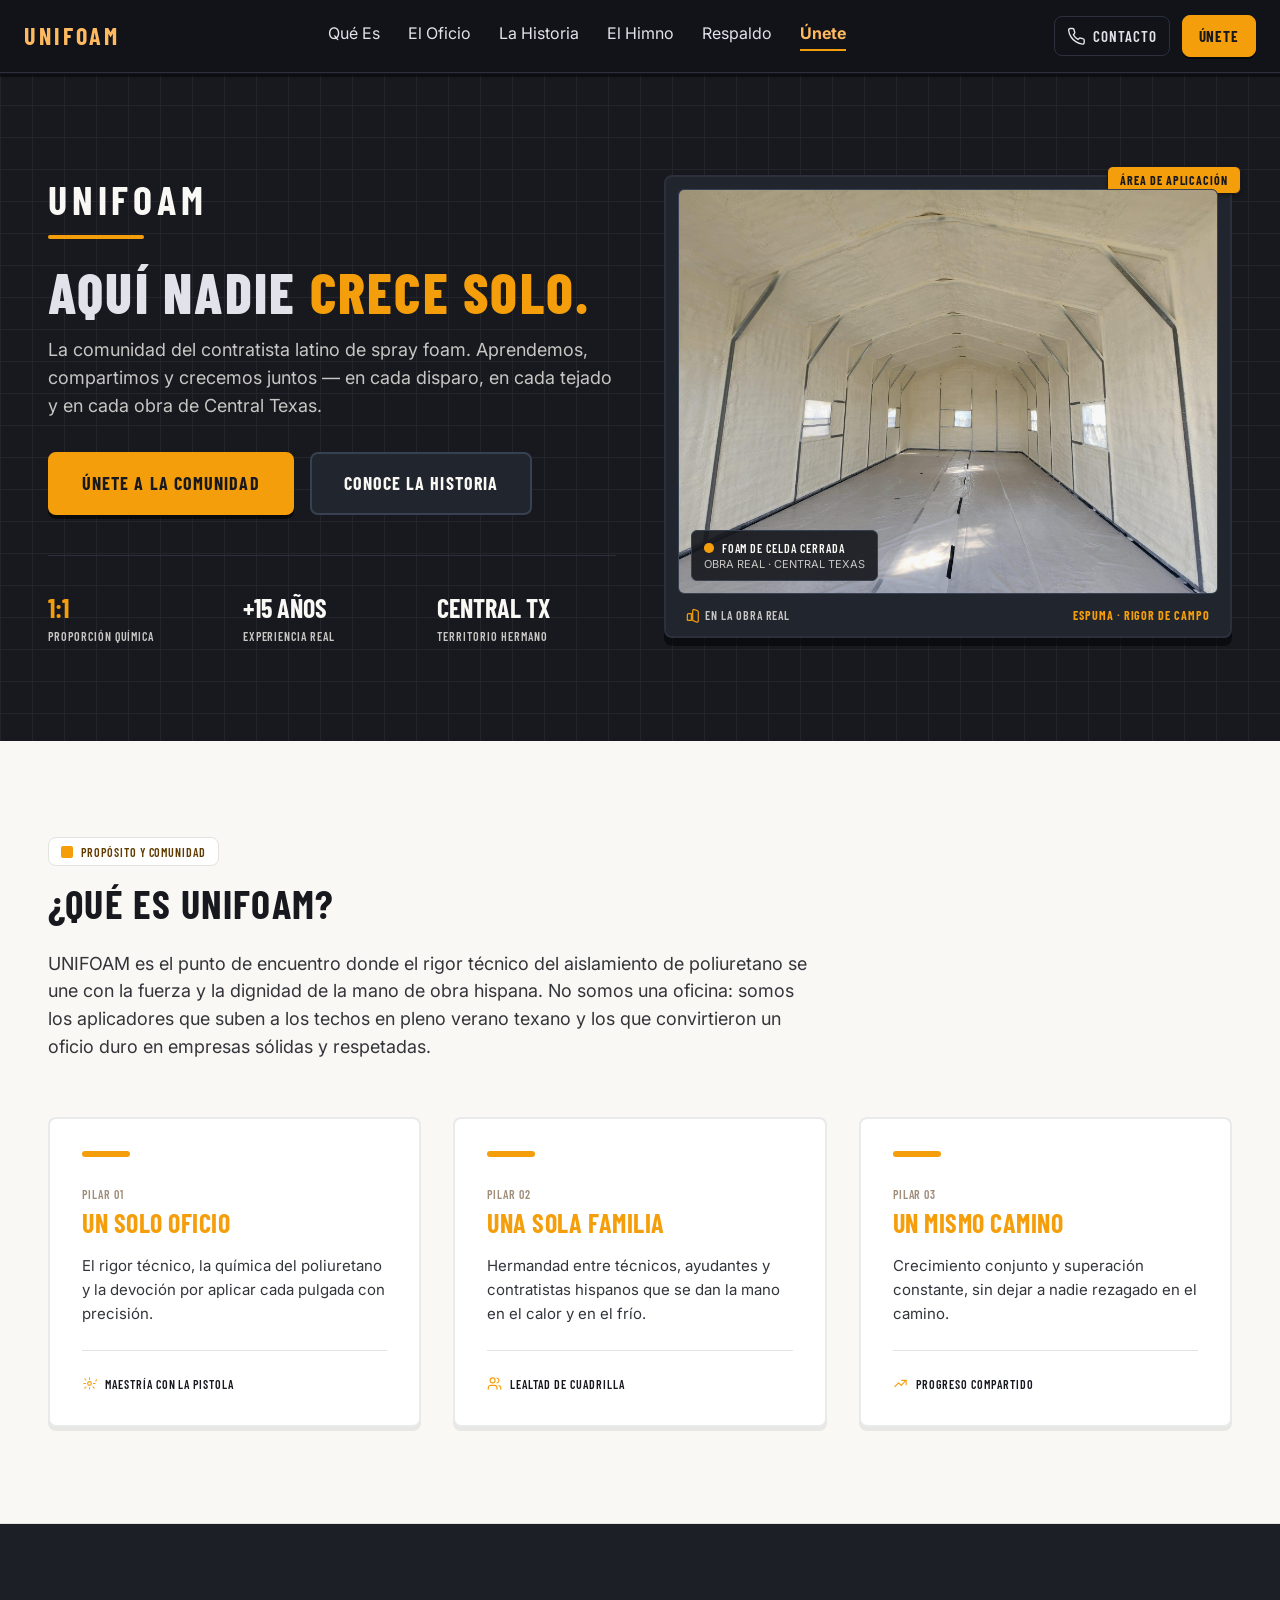
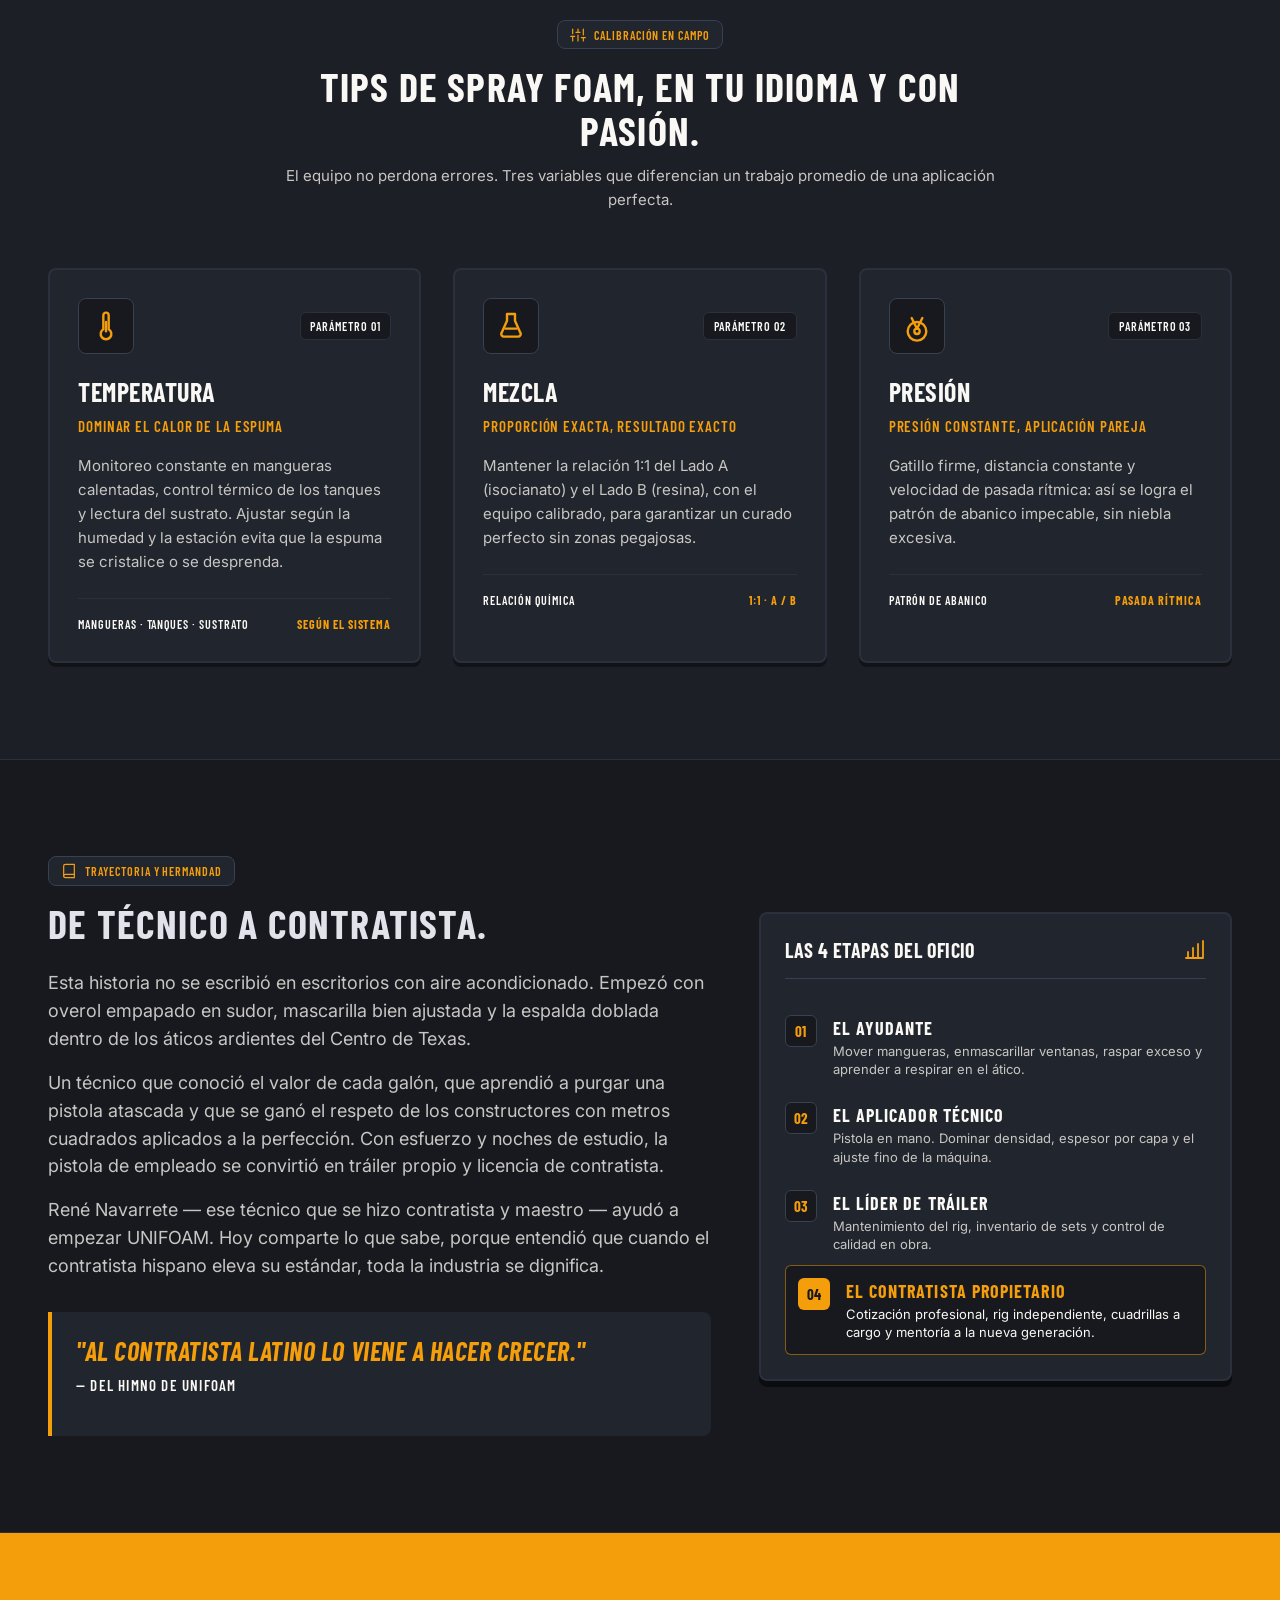
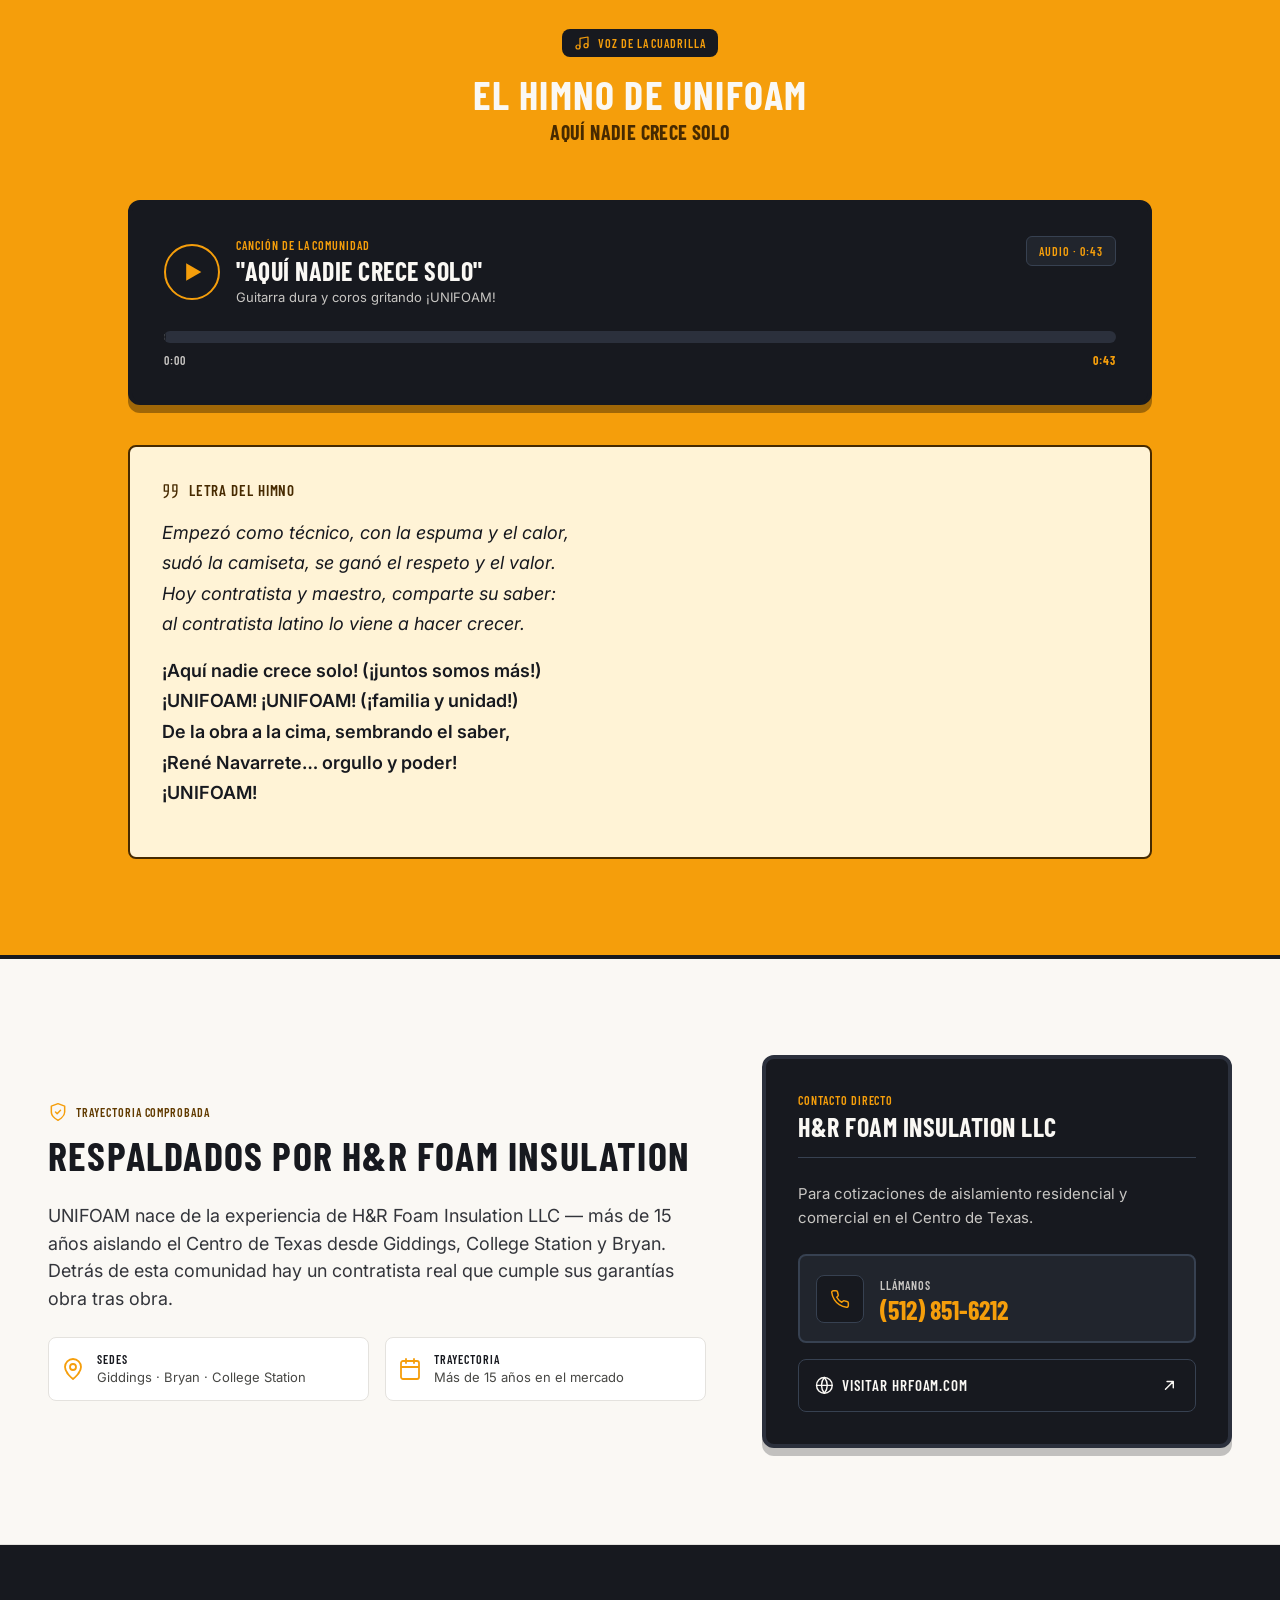
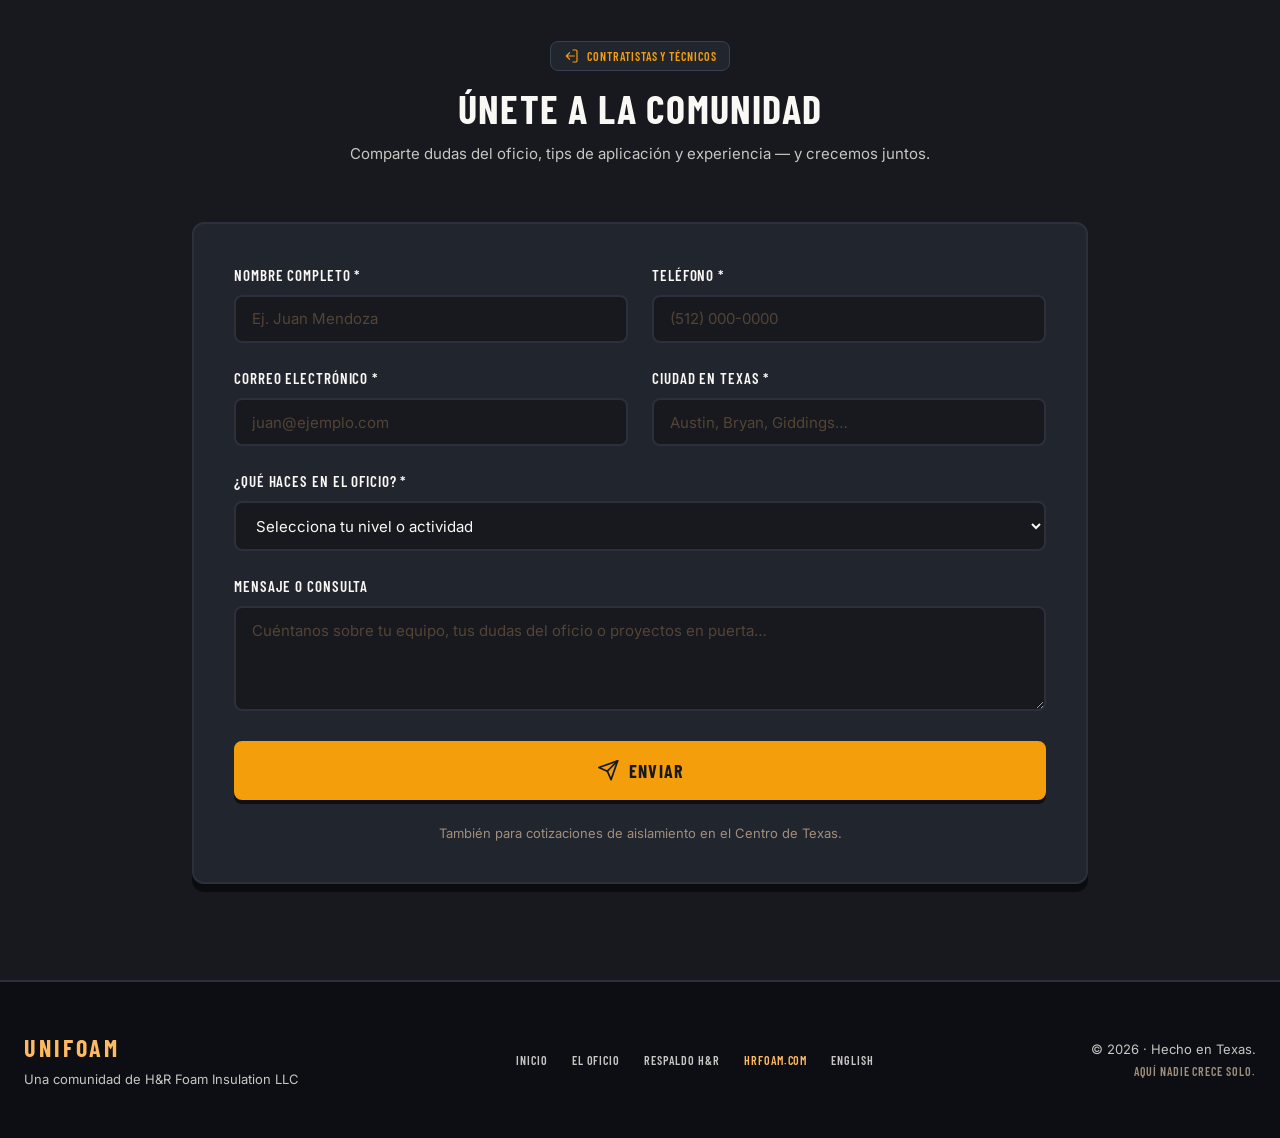
<file: index.html>
<!DOCTYPE html>
<html lang="es">
<head>
<meta charset="utf-8">
<meta name="viewport" content="width=device-width, initial-scale=1.0">
<title>UNIFOAM | La comunidad del contratista latino de spray foam</title>
<meta name="description" content="UNIFOAM — la comunidad del contratista latino de spray foam en Central Texas. Aquí nadie crece solo: aprendemos, compartimos y crecemos juntos. Respaldados por H&R Foam Insulation.">
<link rel="canonical" href="https://uni-foam.com/">
<link rel="alternate" hreflang="en" href="https://uni-foam.com/en/">
<link rel="alternate" hreflang="es" href="https://uni-foam.com/">
<link rel="icon" href="data:image/svg+xml,%3Csvg xmlns='http://www.w3.org/2000/svg' viewBox='0 0 64 64'%3E%3Crect width='64' height='64' rx='8' fill='%2317191F'/%3E%3Ctext x='32' y='46' font-family='Arial Narrow,Arial,sans-serif' font-weight='800' font-size='40' fill='%23F59E0B' text-anchor='middle'%3EU%3C/text%3E%3C/svg%3E">
<meta property="og:title" content="UNIFOAM — Aquí nadie crece solo">
<meta property="og:description" content="La comunidad del contratista latino de spray foam en Central Texas. Aprendemos, compartimos y crecemos juntos.">
<meta property="og:type" content="website">
<meta property="og:url" content="https://uni-foam.com/">
<meta property="og:locale" content="es_ES">
<meta property="og:locale:alternate" content="en_US">
<meta property="og:image" content="https://uni-foam.com/assets/foam-job.jpg">
<link rel="preconnect" href="https://fonts.googleapis.com">
<link rel="preconnect" href="https://fonts.gstatic.com" crossorigin>
<link href="https://fonts.googleapis.com/css2?family=Barlow+Condensed:ital,wght@0,400;0,600;0,700;0,800;0,900;1,400;1,700&family=Inter:wght@300;400;500;600;700&display=swap" rel="stylesheet">
<link rel="stylesheet" href="/styles.css">
<script type="application/ld+json">
{
  "@context": "https://schema.org",
  "@type": "Organization",
  "name": "UNIFOAM",
  "url": "https://uni-foam.com/",
  "slogan": "Aquí nadie crece solo",
  "description": "Comunidad de contratistas latinos de spray foam en Central Texas, respaldada por H&R Foam Insulation LLC.",
  "parentOrganization": {
    "@type": "Organization",
    "name": "H&R Foam Insulation LLC",
    "url": "https://hrfoam.com",
    "telephone": "+1-512-851-6212",
    "areaServed": "Central Texas"
  }
}
</script>
</head>
<body>

<header class="site">
  <div class="wrap bar">
    <a class="brand" href="#hero" aria-label="UNIFOAM — inicio">
      <span class="word">UNIFOAM</span>
    </a>
    <nav class="main" aria-label="Principal">
      <a href="#que-es">Qué Es</a>
      <a href="#el-oficio">El Oficio</a>
      <a href="#la-historia">La Historia</a>
      <a href="#el-himno">El Himno</a>
      <a href="#respaldo">Respaldo</a>
      <a href="#unete" class="cta-link">Únete</a>
    </nav>
    <div class="header-actions">
      <a class="btn-phone label-md" href="tel:+15128516212">
        <svg class="icon" viewBox="0 0 24 24" aria-hidden="true"><path d="M22 16.9v3a2 2 0 0 1-2.2 2 19.8 19.8 0 0 1-8.6-3.1 19.5 19.5 0 0 1-6-6A19.8 19.8 0 0 1 2.1 4.2 2 2 0 0 1 4.1 2h3a2 2 0 0 1 2 1.7c.1 1 .4 2 .7 2.8a2 2 0 0 1-.5 2.1L8.1 9.9a16 16 0 0 0 6 6l1.3-1.2a2 2 0 0 1 2.1-.5c.9.3 1.9.6 2.8.7a2 2 0 0 1 1.7 2Z"/></svg>
        <span>CONTACTO</span>
      </a>
      <a class="btn btn-sm" href="#unete">ÚNETE</a>
    </div>
  </div>
</header>

<!-- 1. HERO -->
<section class="band" id="hero" aria-label="Inicio">
  <div class="grid-bg"></div>
  <div class="wrap inner">
    <div>
      <div class="wordmark">
        <h2>UNIFOAM</h2>
        <div class="under"></div>
      </div>
      <h1 class="display-lg">Aquí nadie <span class="amber">crece solo.</span></h1>
      <p class="body-lg sub">La comunidad del contratista latino de spray foam. Aprendemos, compartimos y crecemos juntos — en cada disparo, en cada tejado y en cada obra de Central Texas.</p>
      <div class="ctas">
        <a class="btn btn-amber" href="#unete">Únete a la comunidad</a>
        <a class="btn btn-ghost" href="#la-historia">Conoce la historia</a>
      </div>
      <div class="hero-stats">
        <div>
          <p class="num amber">1:1</p>
          <p class="cap label-sm">Proporción química</p>
        </div>
        <div>
          <p class="num" style="color:var(--cream)">+15 años</p>
          <p class="cap label-sm">Experiencia real</p>
        </div>
        <div>
          <p class="num" style="color:var(--cream)">Central TX</p>
          <p class="cap label-sm">Territorio hermano</p>
        </div>
      </div>
    </div>
    <div class="photo-frame">
      <span class="badge">Área de aplicación</span>
      <div class="img-wrap">
        <img src="/assets/foam-job.jpg" alt="Espuma de poliuretano de celda cerrada aplicada en un edificio en Central Texas" width="1024" height="768">
        <div class="hud">
          <div class="row">
            <span class="dot"></span>
            <span class="label-sm" style="color:var(--cream)">Foam de celda cerrada</span>
          </div>
          <p class="body-sm" style="font-size:11px">OBRA REAL · CENTRAL TEXAS</p>
        </div>
      </div>
      <div class="caption">
        <span class="label-sm">
          <svg class="icon" style="width:16px;height:16px;color:var(--amber)" viewBox="0 0 24 24" aria-hidden="true"><path d="M2 20v-8a2 2 0 0 1 2-2h4v10H4a2 2 0 0 1-2-2Z"/><path d="m10 20 5.5 2.5a2 2 0 0 0 2.9-1.7V7.3a2 2 0 0 0-1.4-1.9L12 3.7a2 2 0 0 0-2 1.9V20Z"/></svg>
          En la obra real
        </span>
        <span class="label-sm right">Espuma · Rigor de campo</span>
      </div>
    </div>
  </div>
</section>

<!-- 2. QUÉ ES UNIFOAM -->
<section class="band band-light" id="que-es" aria-label="Qué es UNIFOAM">
  <div class="wrap">
    <div style="max-width:48rem; margin-bottom:3.5rem">
      <div class="kicker"><span class="kicker-dot"></span><span class="label-sm">Propósito y comunidad</span></div>
      <h2 class="headline-xl" style="margin-bottom:1.5rem">¿Qué es UNIFOAM?</h2>
      <p class="body-lg" style="color:var(--ink)">UNIFOAM es el punto de encuentro donde el rigor técnico del aislamiento de poliuretano se une con la fuerza y la dignidad de la mano de obra hispana. No somos una oficina: somos los aplicadores que suben a los techos en pleno verano texano y los que convirtieron un oficio duro en empresas sólidas y respetadas.</p>
    </div>
    <div class="cards-3">
      <div class="card-light">
        <div class="bar-top"></div>
        <div>
          <span class="pillar label-sm">Pilar 01</span>
          <h3 class="headline-md">Un solo oficio</h3>
          <p>El rigor técnico, la química del poliuretano y la devoción por aplicar cada pulgada con precisión.</p>
        </div>
        <div class="foot label-sm">
          <svg class="icon" viewBox="0 0 24 24" aria-hidden="true"><circle cx="12" cy="12" r="3"/><path d="M12 2v3m0 14v3M2 12h3m14 0h3m3.3-6.7-2.1 2.1M5.8 18.2l-2.1 2.1m0-16.6 2.1 2.1m12.4 12.4 2.1 2.1" transform="translate(0 0) scale(.9) translate(1.3 1.3)"/></svg>
          <span>Maestría con la pistola</span>
        </div>
      </div>
      <div class="card-light">
        <div class="bar-top"></div>
        <div>
          <span class="pillar label-sm">Pilar 02</span>
          <h3 class="headline-md">Una sola familia</h3>
          <p>Hermandad entre técnicos, ayudantes y contratistas hispanos que se dan la mano en el calor y en el frío.</p>
        </div>
        <div class="foot label-sm">
          <svg class="icon" viewBox="0 0 24 24" aria-hidden="true"><path d="M16 21v-2a4 4 0 0 0-4-4H6a4 4 0 0 0-4 4v2"/><circle cx="9" cy="7" r="4"/><path d="M22 21v-2a4 4 0 0 0-3-3.9M16 3.1a4 4 0 0 1 0 7.8"/></svg>
          <span>Lealtad de cuadrilla</span>
        </div>
      </div>
      <div class="card-light">
        <div class="bar-top"></div>
        <div>
          <span class="pillar label-sm">Pilar 03</span>
          <h3 class="headline-md">Un mismo camino</h3>
          <p>Crecimiento conjunto y superación constante, sin dejar a nadie rezagado en el camino.</p>
        </div>
        <div class="foot label-sm">
          <svg class="icon" viewBox="0 0 24 24" aria-hidden="true"><path d="M3 17l6-6 4 4 8-8"/><path d="M14 7h7v7"/></svg>
          <span>Progreso compartido</span>
        </div>
      </div>
    </div>
  </div>
</section>

<!-- 3. EL OFICIO -->
<section class="band band-tint" id="el-oficio" aria-label="El oficio">
  <div class="wrap">
    <div class="section-head">
      <div class="kicker">
        <svg class="icon" style="width:16px;height:16px" viewBox="0 0 24 24" aria-hidden="true"><path d="M4 21v-7m0-4V3m8 18v-9m0-4V3m8 18v-5m0-4V3M1 14h6M9 8h6m2 8h6"/></svg>
        <span class="label-sm">Calibración en campo</span>
      </div>
      <h2 class="headline-xl">Tips de spray foam, en tu idioma y con pasión.</h2>
      <p class="body-md lead">El equipo no perdona errores. Tres variables que diferencian un trabajo promedio de una aplicación perfecta.</p>
    </div>
    <div class="cards-3">
      <div class="card-dark">
        <div class="head-row">
          <div class="icon-box">
            <svg class="icon" viewBox="0 0 24 24" aria-hidden="true"><path d="M14 4v10.5a4 4 0 1 1-4 0V4a2 2 0 1 1 4 0Z"/><path d="M12 9v7"/></svg>
          </div>
          <span class="param label-sm">Parámetro 01</span>
        </div>
        <div>
          <h3 class="headline-md">Temperatura</h3>
          <p class="tagline label-md">Dominar el calor de la espuma</p>
          <p>Monitoreo constante en mangueras calentadas, control térmico de los tanques y lectura del sustrato. Ajustar según la humedad y la estación evita que la espuma se cristalice o se desprenda.</p>
        </div>
        <div class="foot label-sm">
          <span>Mangueras · tanques · sustrato</span>
          <span class="val">según el sistema</span>
        </div>
      </div>
      <div class="card-dark">
        <div class="head-row">
          <div class="icon-box">
            <svg class="icon" viewBox="0 0 24 24" aria-hidden="true"><path d="M9 3h6v5l4 9a2 2 0 0 1-1.8 3H6.8A2 2 0 0 1 5 17l4-9V3Z"/><path d="M8 14h8"/></svg>
          </div>
          <span class="param label-sm">Parámetro 02</span>
        </div>
        <div>
          <h3 class="headline-md">Mezcla</h3>
          <p class="tagline label-md">Proporción exacta, resultado exacto</p>
          <p>Mantener la relación 1:1 del Lado A (isocianato) y el Lado B (resina), con el equipo calibrado, para garantizar un curado perfecto sin zonas pegajosas.</p>
        </div>
        <div class="foot label-sm">
          <span>Relación química</span>
          <span class="val">1:1 · A / B</span>
        </div>
      </div>
      <div class="card-dark">
        <div class="head-row">
          <div class="icon-box">
            <svg class="icon" viewBox="0 0 24 24" aria-hidden="true"><path d="M12 14l4-8"/><path d="m12 14-4-8"/><path d="M12 14a2 2 0 1 0 0 4 2 2 0 0 0 0-4Z"/><circle cx="12" cy="16" r="7"/></svg>
          </div>
          <span class="param label-sm">Parámetro 03</span>
        </div>
        <div>
          <h3 class="headline-md">Presión</h3>
          <p class="tagline label-md">Presión constante, aplicación pareja</p>
          <p>Gatillo firme, distancia constante y velocidad de pasada rítmica: así se logra el patrón de abanico impecable, sin niebla excesiva.</p>
        </div>
        <div class="foot label-sm">
          <span>Patrón de abanico</span>
          <span class="val">pasada rítmica</span>
        </div>
      </div>
    </div>
  </div>
</section>

<!-- 4. LA HISTORIA -->
<section class="band band-dark" id="la-historia" aria-label="La historia">
  <div class="wrap inner">
    <div class="story">
      <div class="kicker">
        <svg class="icon" style="width:16px;height:16px" viewBox="0 0 24 24" aria-hidden="true"><path d="M4 19.5A2.5 2.5 0 0 1 6.5 17H20"/><path d="M6.5 2H20v20H6.5A2.5 2.5 0 0 1 4 19.5v-15A2.5 2.5 0 0 1 6.5 2Z"/></svg>
        <span class="label-sm">Trayectoria y hermandad</span>
      </div>
      <h2 class="headline-xl" style="margin-bottom:1.5rem">De técnico a contratista.</h2>
      <div class="body-lg">
        <p>Esta historia no se escribió en escritorios con aire acondicionado. Empezó con overol empapado en sudor, mascarilla bien ajustada y la espalda doblada dentro de los áticos ardientes del Centro de Texas.</p>
        <p>Un técnico que conoció el valor de cada galón, que aprendió a purgar una pistola atascada y que se ganó el respeto de los constructores con metros cuadrados aplicados a la perfección. Con esfuerzo y noches de estudio, la pistola de empleado se convirtió en tráiler propio y licencia de contratista.</p>
        <p>René Navarrete — ese técnico que se hizo contratista y maestro — ayudó a empezar UNIFOAM. Hoy comparte lo que sabe, porque entendió que cuando el contratista hispano eleva su estándar, toda la industria se dignifica.</p>
      </div>
      <div class="pull-quote">
        <blockquote>"Al contratista latino lo viene a hacer crecer."</blockquote>
        <p class="attr">— del himno de UNIFOAM</p>
      </div>
    </div>
    <div class="stages">
      <div class="head">
        <span class="headline-sm">Las 4 etapas del oficio</span>
        <svg class="icon" viewBox="0 0 24 24" aria-hidden="true"><path d="M4 20h16M6 20v-6m5 6V10m5 10V6m5 14V3"/></svg>
      </div>
      <div class="stage">
        <div class="n">01</div>
        <div>
          <h4 class="label-lg">El ayudante</h4>
          <p class="body-sm">Mover mangueras, enmascarillar ventanas, raspar exceso y aprender a respirar en el ático.</p>
        </div>
      </div>
      <div class="stage">
        <div class="n">02</div>
        <div>
          <h4 class="label-lg">El aplicador técnico</h4>
          <p class="body-sm">Pistola en mano. Dominar densidad, espesor por capa y el ajuste fino de la máquina.</p>
        </div>
      </div>
      <div class="stage">
        <div class="n">03</div>
        <div>
          <h4 class="label-lg">El líder de tráiler</h4>
          <p class="body-sm">Mantenimiento del rig, inventario de sets y control de calidad en obra.</p>
        </div>
      </div>
      <div class="stage final">
        <div class="n">04</div>
        <div>
          <h4 class="label-lg">El contratista propietario</h4>
          <p class="body-sm">Cotización profesional, rig independiente, cuadrillas a cargo y mentoría a la nueva generación.</p>
        </div>
      </div>
    </div>
  </div>
</section>

<!-- 5. EL HIMNO -->
<section class="band band-amber" id="el-himno" aria-label="El himno">
  <div class="wrap">
    <div class="section-head">
      <div class="kicker">
        <svg class="icon" style="width:16px;height:16px" viewBox="0 0 24 24" aria-hidden="true"><path d="M9 18V5l12-2v13"/><circle cx="6" cy="18" r="3"/><circle cx="18" cy="16" r="3"/></svg>
        <span class="label-sm">Voz de la cuadrilla</span>
      </div>
      <h2 class="headline-xl">El himno de UNIFOAM</h2>
      <p class="sub-title headline-sm">Aquí nadie crece solo</p>
    </div>
    <div class="player-card">
      <div class="player-top">
        <div class="player-id">
          <button class="play" id="playButton" aria-label="Reproducir el himno">
            <svg class="icon icon-play" viewBox="0 0 24 24" aria-hidden="true"><path d="M7 4.5v15l13-7.5-13-7.5Z" fill="currentColor" stroke="none"/></svg>
            <svg class="icon icon-pause" viewBox="0 0 24 24" aria-hidden="true" style="display:none"><path d="M7 4h3v16H7zM14 4h3v16h-3z" fill="currentColor" stroke="none"/></svg>
          </button>
          <div class="player-meta">
            <p class="over label-sm">Canción de la comunidad</p>
            <h3 class="headline-md">"Aquí nadie crece solo"</h3>
            <p class="under">Guitarra dura y coros gritando ¡UNIFOAM!</p>
          </div>
        </div>
        <span class="player-chip label-sm">Audio · 0:43</span>
      </div>
      <div class="progress" id="progress" role="progressbar" aria-label="Progreso del audio" aria-valuemin="0" aria-valuemax="100" aria-valuenow="0">
        <div class="fill" id="progressFill"></div>
      </div>
      <div class="times">
        <span id="timeNow">0:00</span>
        <span class="total" id="timeTotal">0:43</span>
      </div>
      <audio id="himno" preload="metadata" src="/assets/himno-unifoam.mp3"></audio>
    </div>
    <div class="lyrics-card">
      <h4 class="label-md">
        <svg class="icon" viewBox="0 0 24 24" aria-hidden="true"><path d="M3 21c3-1 5-4 5-8V5H3v8h5"/><path d="M14 21c3-1 5-4 5-8V5h-5v8h5"/></svg>
        Letra del himno
      </h4>
      <div class="lyrics">
        <p>Empezó como técnico, con la espuma y el calor,<br>
        sudó la camiseta, se ganó el respeto y el valor.<br>
        Hoy contratista y maestro, comparte su saber:<br>
        al contratista latino lo viene a hacer crecer.</p>
        <p class="shout">¡Aquí nadie crece solo! (¡juntos somos más!)<br>
        ¡UNIFOAM! ¡UNIFOAM! (¡familia y unidad!)<br>
        De la obra a la cima, sembrando el saber,<br>
        ¡René Navarrete… orgullo y poder!<br>
        ¡UNIFOAM!</p>
      </div>
    </div>
  </div>
</section>

<!-- 6. RESPALDO -->
<section class="band band-light" id="respaldo" aria-label="Respaldo">
  <div class="wrap inner">
    <div>
      <div class="lead-row">
        <svg class="icon" viewBox="0 0 24 24" aria-hidden="true"><path d="M12 22s8-4 8-10V5l-8-3-8 3v7c0 6 8 10 8 10Z"/><path d="m9 12 2 2 4-4"/></svg>
        <span class="label-sm">Trayectoria comprobada</span>
      </div>
      <h2 class="headline-xl" style="margin-bottom:1.5rem">Respaldados por H&amp;R Foam Insulation</h2>
      <p class="body-lg" style="margin-bottom:1.5rem">UNIFOAM nace de la experiencia de H&amp;R Foam Insulation LLC — más de 15 años aislando el Centro de Texas desde Giddings, College Station y Bryan. Detrás de esta comunidad hay un contratista real que cumple sus garantías obra tras obra.</p>
      <div class="fact-grid">
        <div class="fact">
          <svg class="icon" viewBox="0 0 24 24" aria-hidden="true"><path d="M20 10c0 6-8 12-8 12S4 16 4 10a8 8 0 1 1 16 0Z"/><circle cx="12" cy="10" r="3"/></svg>
          <div>
            <p class="k label-sm">Sedes</p>
            <p class="v">Giddings · Bryan · College Station</p>
          </div>
        </div>
        <div class="fact">
          <svg class="icon" viewBox="0 0 24 24" aria-hidden="true"><path d="M8 2v4m8-4v4M3 10h18M5 4h14a2 2 0 0 1 2 2v14a2 2 0 0 1-2 2H5a2 2 0 0 1-2-2V6a2 2 0 0 1 2-2Z"/></svg>
          <div>
            <p class="k label-sm">Trayectoria</p>
            <p class="v">Más de 15 años en el mercado</p>
          </div>
        </div>
      </div>
    </div>
    <div class="contact-card">
      <div class="head">
        <p class="over label-sm">Contacto directo</p>
        <h3 class="headline-md">H&amp;R FOAM INSULATION LLC</h3>
      </div>
      <p class="desc body-md">Para cotizaciones de aislamiento residencial y comercial en el Centro de Texas.</p>
      <a class="phone-link" href="tel:+15128516212">
        <div class="ic">
          <svg class="icon" viewBox="0 0 24 24" aria-hidden="true"><path d="M22 16.9v3a2 2 0 0 1-2.2 2 19.8 19.8 0 0 1-8.6-3.1 19.5 19.5 0 0 1-6-6A19.8 19.8 0 0 1 2.1 4.2 2 2 0 0 1 4.1 2h3a2 2 0 0 1 2 1.7c.1 1 .4 2 .7 2.8a2 2 0 0 1-.5 2.1L8.1 9.9a16 16 0 0 0 6 6l1.3-1.2a2 2 0 0 1 2.1-.5c.9.3 1.9.6 2.8.7a2 2 0 0 1 1.7 2Z"/></svg>
        </div>
        <div>
          <span class="over label-sm">Llámanos</span>
          <p class="num">(512) 851-6212</p>
        </div>
      </a>
      <a class="web-link label-md" href="https://hrfoam.com" rel="noopener noreferrer" target="_blank">
        <span class="l">
          <svg class="icon" viewBox="0 0 24 24" aria-hidden="true"><circle cx="12" cy="12" r="10"/><path d="M2 12h20M12 2a15.3 15.3 0 0 1 0 20 15.3 15.3 0 0 1 0-20Z"/></svg>
          <span>Visitar hrfoam.com</span>
        </span>
        <svg class="icon" viewBox="0 0 24 24" aria-hidden="true"><path d="M7 17 17 7M9 7h8v8"/></svg>
      </a>
    </div>
  </div>
</section>

<!-- 7. ÚNETE -->
<section class="band band-dark" id="unete" aria-label="Únete">
  <div class="wrap">
    <div class="section-head">
      <div class="kicker">
        <svg class="icon" style="width:16px;height:16px" viewBox="0 0 24 24" aria-hidden="true"><path d="M15 3h4a2 2 0 0 1 2 2v14a2 2 0 0 1-2 2h-4M10 17l-5-5 5-5M5 12h12"/></svg>
        <span class="label-sm">Contratistas y técnicos</span>
      </div>
      <h2 class="headline-xl">Únete a la comunidad</h2>
      <p class="body-md lead">Comparte dudas del oficio, tips de aplicación y experiencia — y crecemos juntos.</p>
    </div>
    <div class="form-card">
      <form name="unete" method="POST" action="/gracias/" data-netlify="true" netlify-honeypot="bot-field">
        <input type="hidden" name="form-name" value="unete">
        <p class="field hp" style="position:absolute;left:-9999px;">
          <label>No llenar este campo: <input name="bot-field"></label>
        </p>
        <div class="field-grid">
          <div class="field">
            <label class="label-md" for="nombre">Nombre completo *</label>
            <input id="nombre" name="nombre" type="text" placeholder="Ej. Juan Mendoza" required>
          </div>
          <div class="field">
            <label class="label-md" for="telefono">Teléfono *</label>
            <input id="telefono" name="telefono" type="tel" placeholder="(512) 000-0000" required>
          </div>
        </div>
        <div class="field-grid">
          <div class="field">
            <label class="label-md" for="email">Correo electrónico *</label>
            <input id="email" name="email" type="email" placeholder="juan@ejemplo.com" required>
          </div>
          <div class="field">
            <label class="label-md" for="ciudad">Ciudad en Texas *</label>
            <input id="ciudad" name="ciudad" type="text" placeholder="Austin, Bryan, Giddings…" required>
          </div>
        </div>
        <div class="field">
          <label class="label-md" for="oficio_rol">¿Qué haces en el oficio? *</label>
          <select id="oficio_rol" name="oficio_rol" required>
            <option value="" disabled selected>Selecciona tu nivel o actividad</option>
            <option value="Tecnico">Técnico</option>
            <option value="Contratista">Contratista</option>
            <option value="Estoy empezando">Estoy empezando</option>
            <option value="Otro">Otro</option>
          </select>
        </div>
        <div class="field">
          <label class="label-md" for="mensaje">Mensaje o consulta</label>
          <textarea id="mensaje" name="mensaje" rows="4" placeholder="Cuéntanos sobre tu equipo, tus dudas del oficio o proyectos en puerta…"></textarea>
        </div>
        <button class="btn btn-amber btn-submit" type="submit">
          <svg class="icon" viewBox="0 0 24 24" aria-hidden="true"><path d="m22 2-7 20-4-9-9-4Z"/><path d="M22 2 11 13"/></svg>
          <span>Enviar</span>
        </button>
        <p class="form-note body-sm">También para cotizaciones de aislamiento en el Centro de Texas.</p>
      </form>
    </div>
  </div>
</section>

<footer class="site">
  <div class="wrap inner">
    <div class="f-brand">
      <a class="word" href="#hero">UNIFOAM</a>
      <p class="f-sub">Una comunidad de H&amp;R Foam Insulation LLC</p>
    </div>
    <nav class="f-nav" aria-label="Footer">
      <a href="#hero">Inicio</a>
      <a href="#el-oficio">El Oficio</a>
      <a href="#respaldo">Respaldo H&amp;R</a>
      <a href="https://hrfoam.com" rel="noopener noreferrer" target="_blank" class="ext">hrfoam.com</a>
      <a href="/en/" hreflang="en">English</a>
    </nav>
    <div class="f-copy">
      <p>© 2026 · Hecho en Texas.</p>
      <p class="motto">Aquí nadie crece solo.</p>
    </div>
  </div>
</footer>

<script>
(function () {
  var audio = document.getElementById('himno');
  var btn = document.getElementById('playButton');
  var fill = document.getElementById('progressFill');
  var bar = document.getElementById('progress');
  var now = document.getElementById('timeNow');
  var total = document.getElementById('timeTotal');
  var playIco = btn.querySelector('.icon-play');
  var pauseIco = btn.querySelector('.icon-pause');
  function fmt(s) {
    if (!isFinite(s)) return '0:00';
    var m = Math.floor(s / 60), r = Math.round(s % 60);
    return m + ':' + (r < 10 ? '0' : '') + r;
  }
  if (audio) {
    audio.addEventListener('loadedmetadata', function () { total.textContent = fmt(audio.duration); });
    audio.addEventListener('timeupdate', function () {
      var p = audio.duration ? (audio.currentTime / audio.duration) * 100 : 0;
      fill.style.width = p + '%';
      bar.setAttribute('aria-valuenow', Math.round(p));
      now.textContent = fmt(audio.currentTime);
    });
    audio.addEventListener('ended', function () {
      btn.classList.remove('playing');
      playIco.style.display = ''; pauseIco.style.display = 'none';
    });
    btn.addEventListener('click', function () {
      if (audio.paused) { audio.play(); } else { audio.pause(); }
    });
    audio.addEventListener('play', function () {
      btn.classList.add('playing');
      playIco.style.display = 'none'; pauseIco.style.display = '';
    });
    audio.addEventListener('pause', function () {
      btn.classList.remove('playing');
      playIco.style.display = ''; pauseIco.style.display = 'none';
    });
    bar.addEventListener('click', function (e) {
      if (!audio.duration) return;
      var rect = bar.getBoundingClientRect();
      var ratio = (e.clientX - rect.left) / rect.width;
      audio.currentTime = ratio * audio.duration;
    });
  }
})();
</script>
</body>
</html>
</file>
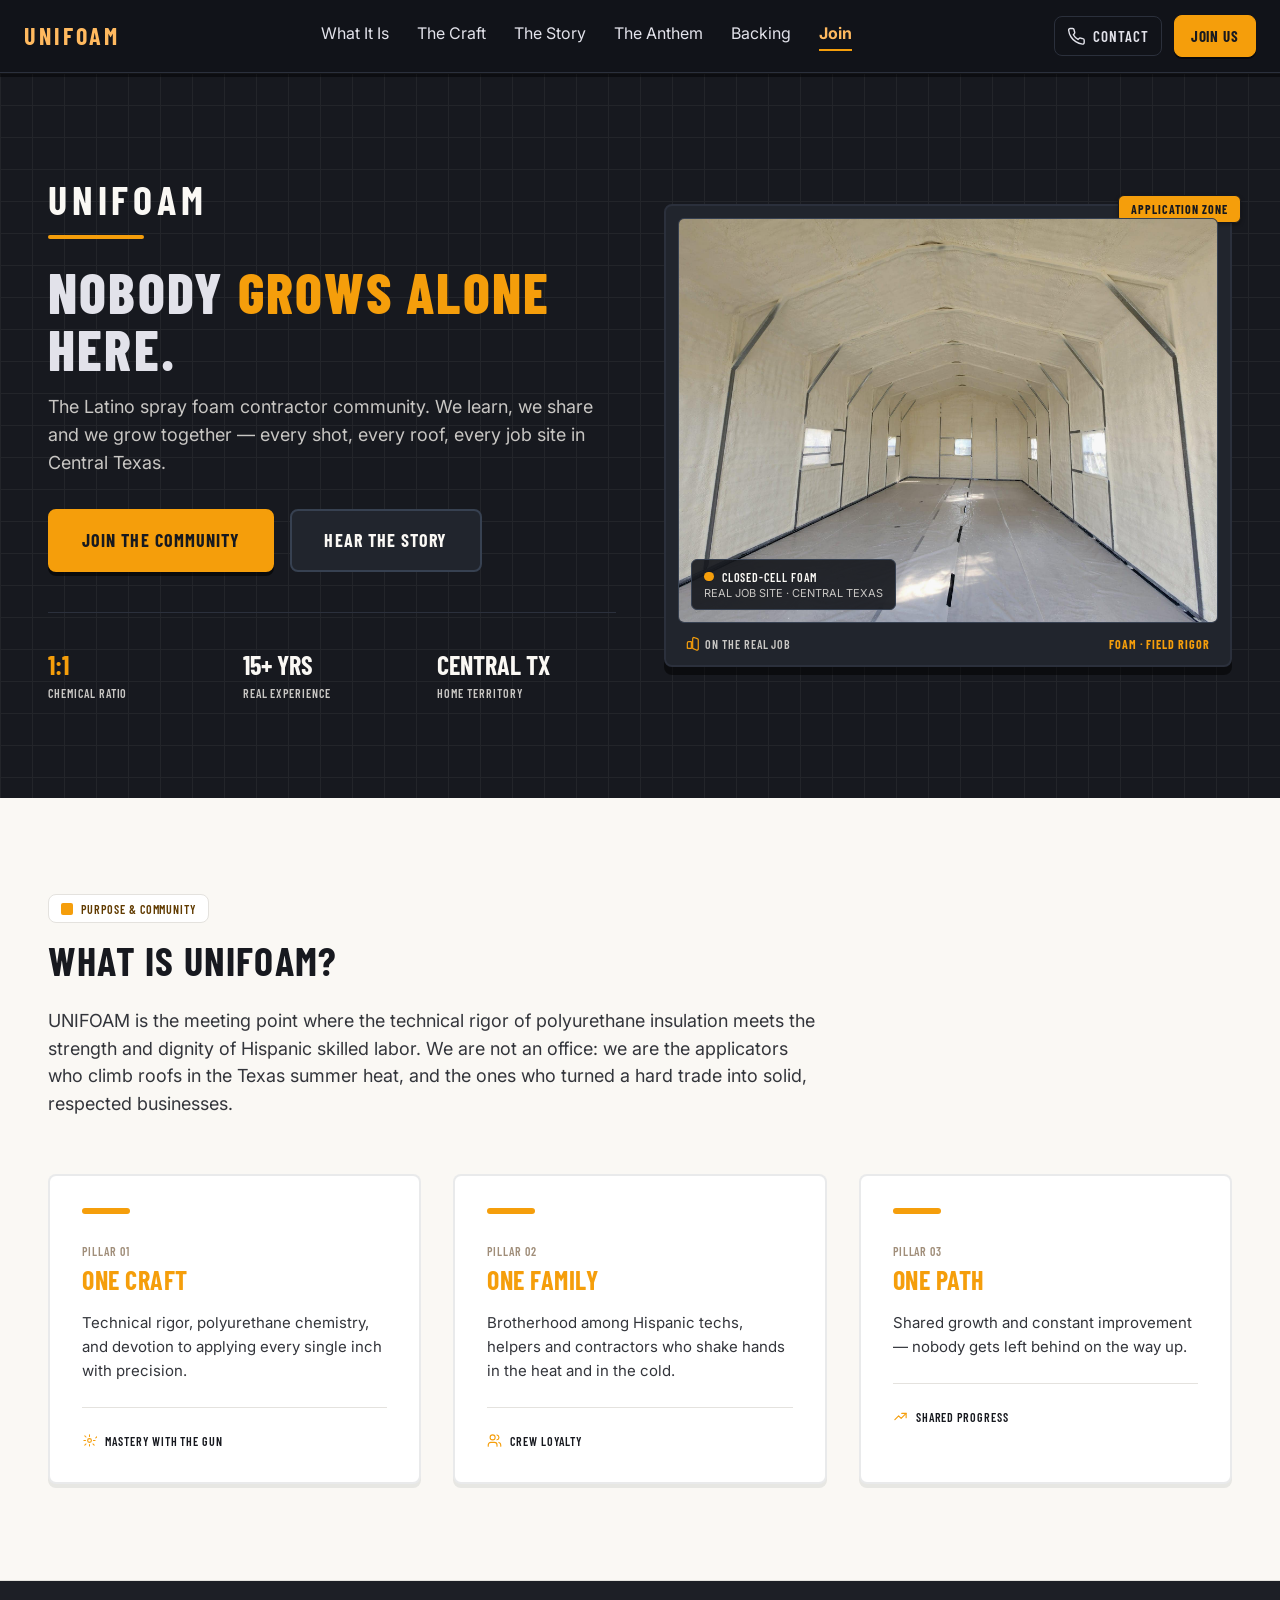
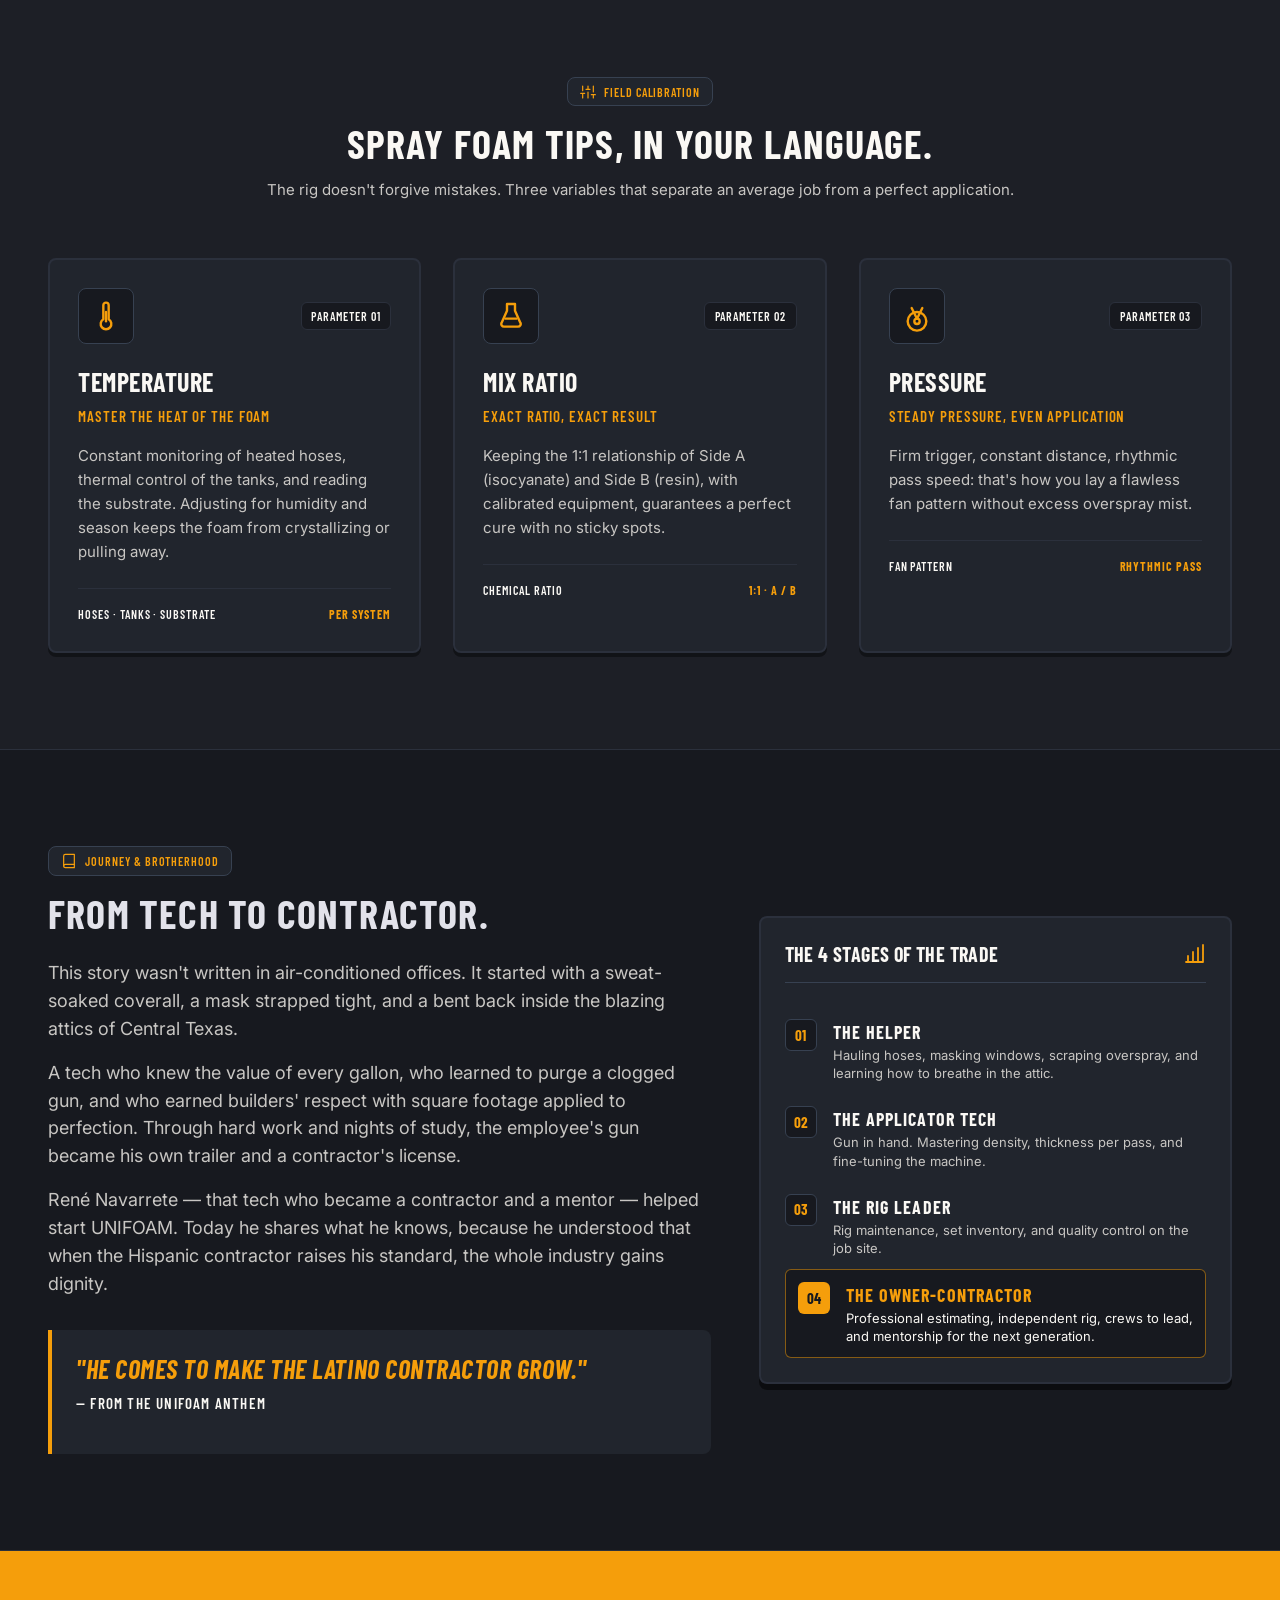
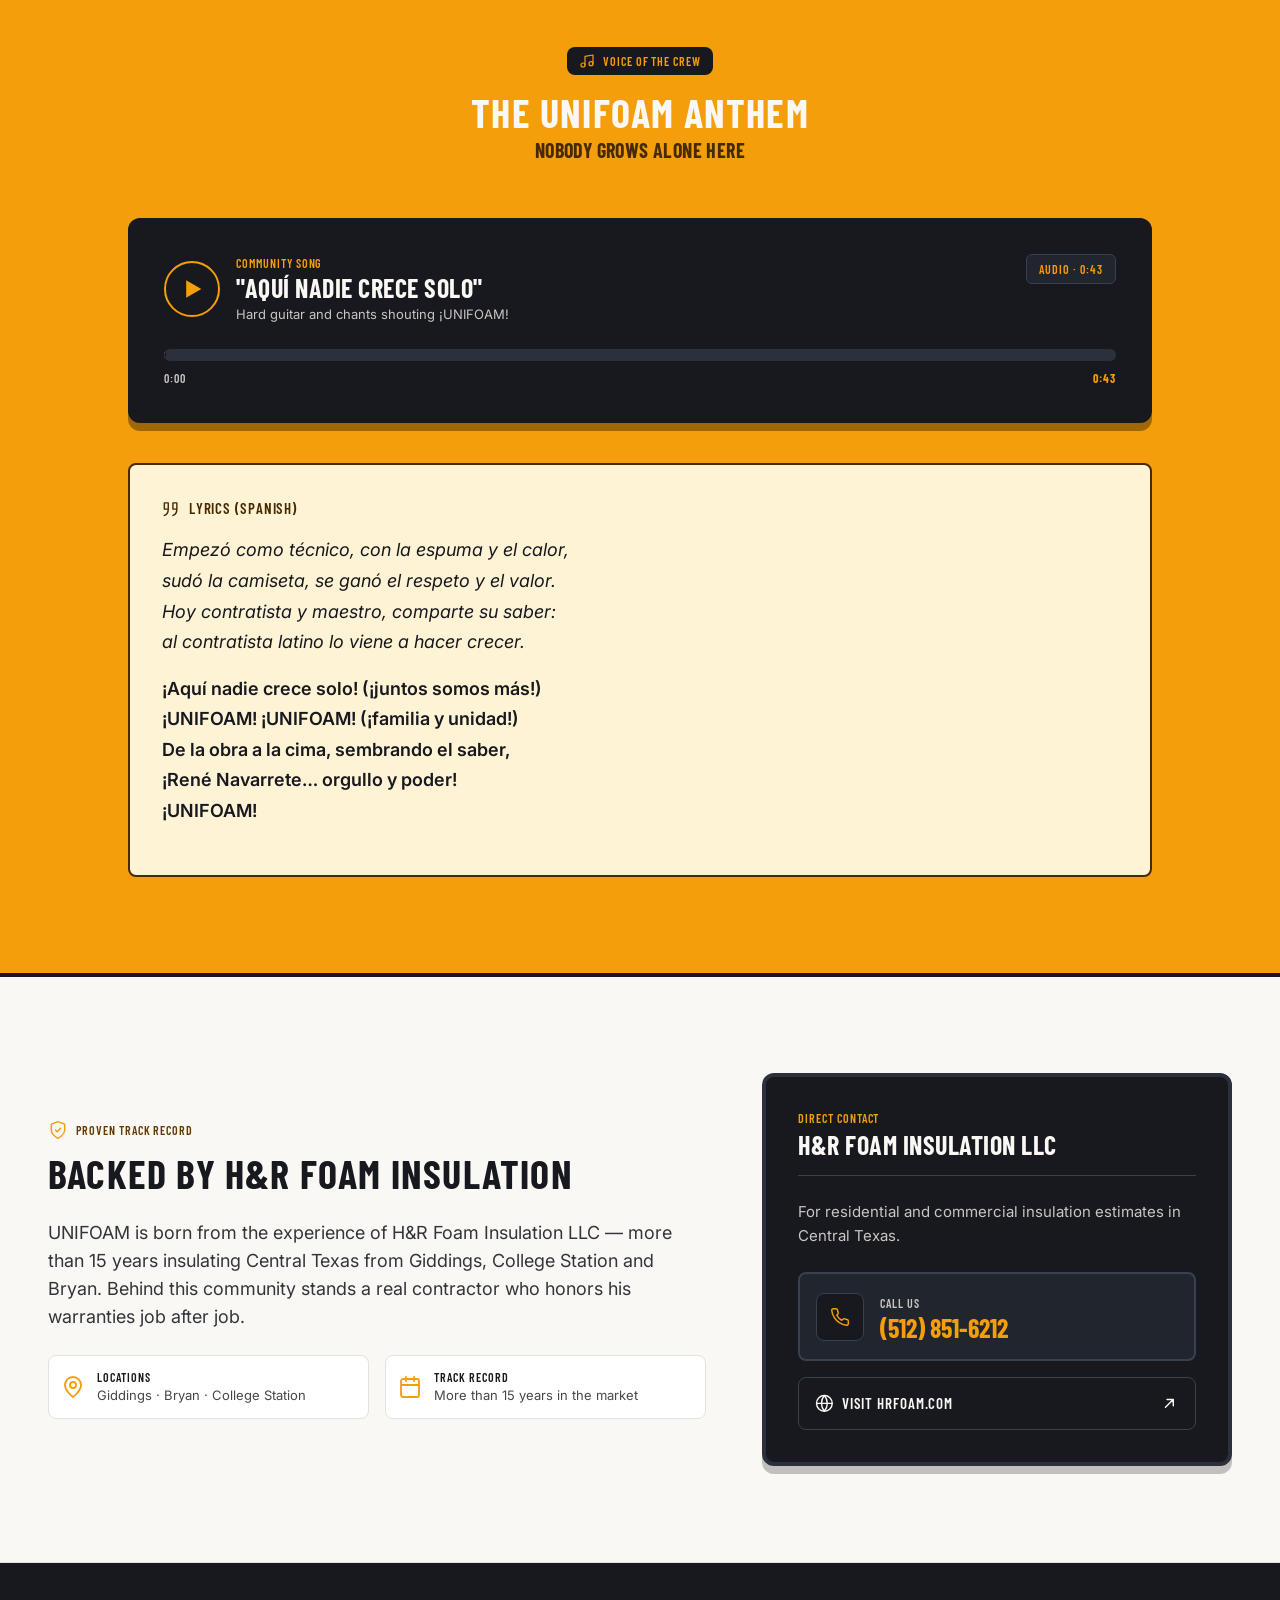
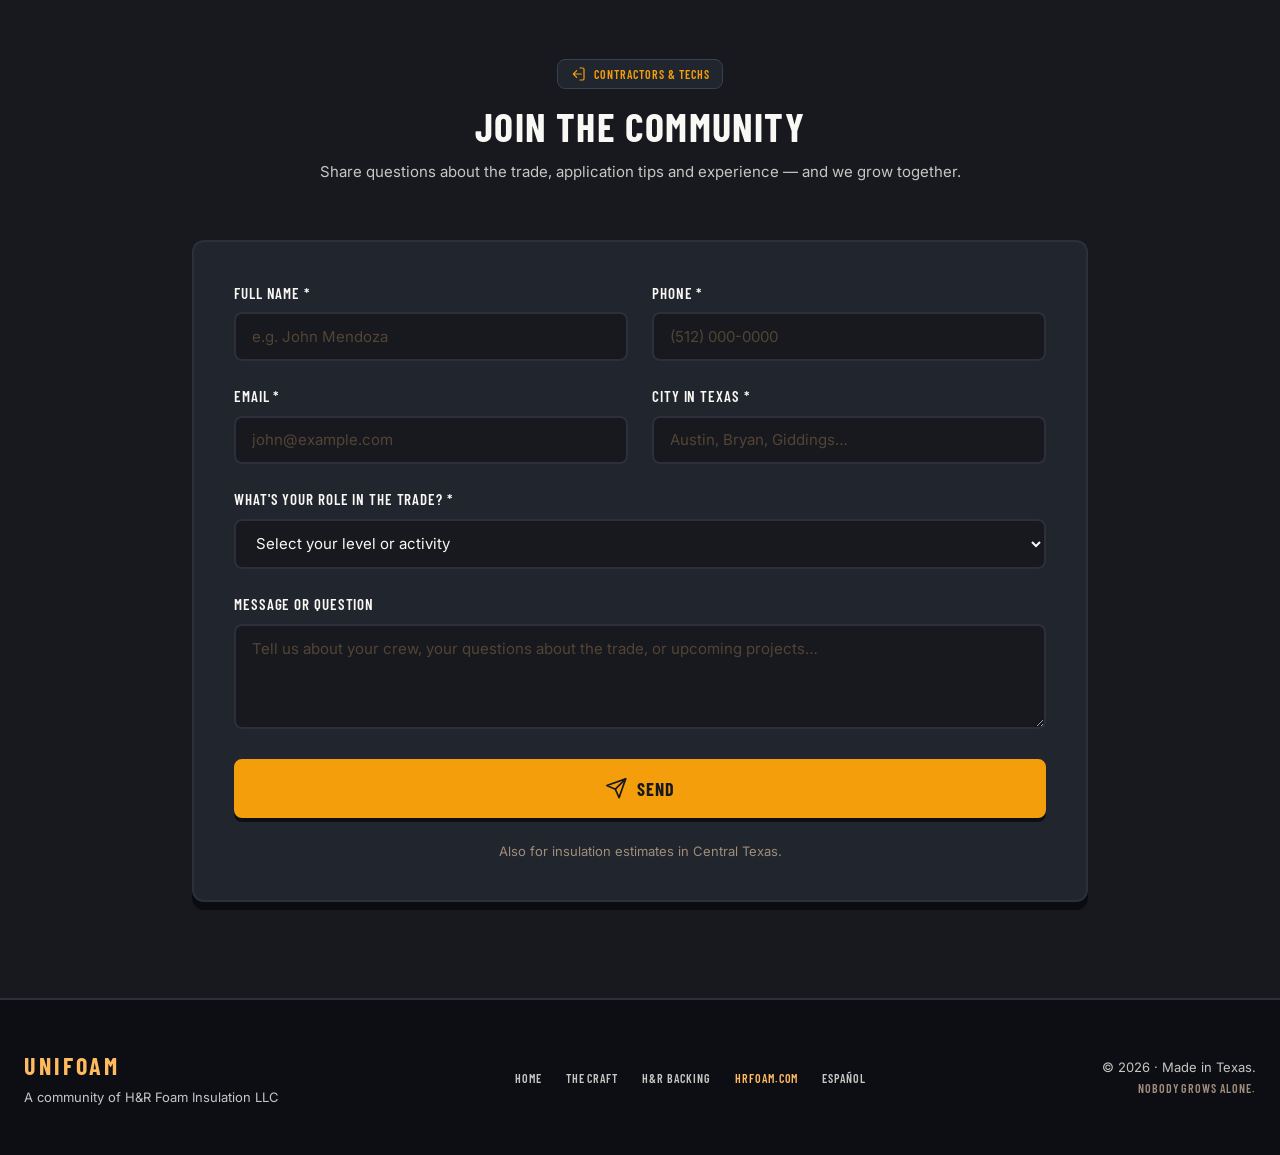
<file: en/index.html>
<!DOCTYPE html>
<html lang="en">
<head>
<meta charset="utf-8">
<meta name="viewport" content="width=device-width, initial-scale=1.0">
<title>UNIFOAM | The Latino spray foam contractor community</title>
<meta name="description" content="UNIFOAM — the Latino spray foam contractor community in Central Texas. Nobody grows alone here: we learn, we share, and we grow together. Backed by H&R Foam Insulation.">
<link rel="canonical" href="https://uni-foam.com/en/">
<link rel="alternate" hreflang="es" href="https://uni-foam.com/">
<link rel="alternate" hreflang="en" href="https://uni-foam.com/en/">
<link rel="icon" href="data:image/svg+xml,%3Csvg xmlns='http://www.w3.org/2000/svg' viewBox='0 0 64 64'%3E%3Crect width='64' height='64' rx='8' fill='%2317191F'/%3E%3Ctext x='32' y='46' font-family='Arial Narrow,Arial,sans-serif' font-weight='800' font-size='40' fill='%23F59E0B' text-anchor='middle'%3EU%3C/text%3E%3C/svg%3E">
<meta property="og:title" content="UNIFOAM — Nobody grows alone">
<meta property="og:description" content="The Latino spray foam contractor community in Central Texas. We learn, we share, we grow together.">
<meta property="og:type" content="website">
<meta property="og:url" content="https://uni-foam.com/en/">
<meta property="og:locale" content="en_US">
<meta property="og:locale:alternate" content="es_ES">
<meta property="og:image" content="https://uni-foam.com/assets/foam-job.jpg">
<link rel="preconnect" href="https://fonts.googleapis.com">
<link rel="preconnect" href="https://fonts.gstatic.com" crossorigin>
<link href="https://fonts.googleapis.com/css2?family=Barlow+Condensed:ital,wght@0,400;0,600;0,700;0,800;0,900;1,400;1,700&family=Inter:wght@300;400;500;600;700&display=swap" rel="stylesheet">
<link rel="stylesheet" href="/styles.css">
</head>
<body>

<header class="site">
  <div class="wrap bar">
    <a class="brand" href="#hero" aria-label="UNIFOAM — home">
      <span class="word">UNIFOAM</span>
    </a>
    <nav class="main" aria-label="Main">
      <a href="#que-es">What It Is</a>
      <a href="#el-oficio">The Craft</a>
      <a href="#la-historia">The Story</a>
      <a href="#el-himno">The Anthem</a>
      <a href="#respaldo">Backing</a>
      <a href="#unete" class="cta-link">Join</a>
    </nav>
    <div class="header-actions">
      <a class="btn-phone label-md" href="tel:+15128516212">
        <svg class="icon" viewBox="0 0 24 24" aria-hidden="true"><path d="M22 16.9v3a2 2 0 0 1-2.2 2 19.8 19.8 0 0 1-8.6-3.1 19.5 19.5 0 0 1-6-6A19.8 19.8 0 0 1 2.1 4.2 2 2 0 0 1 4.1 2h3a2 2 0 0 1 2 1.7c.1 1 .4 2 .7 2.8a2 2 0 0 1-.5 2.1L8.1 9.9a16 16 0 0 0 6 6l1.3-1.2a2 2 0 0 1 2.1-.5c.9.3 1.9.6 2.8.7a2 2 0 0 1 1.7 2Z"/></svg>
        <span>CONTACT</span>
      </a>
      <a class="btn btn-sm" href="#unete">JOIN US</a>
    </div>
  </div>
</header>

<!-- 1. HERO -->
<section class="band" id="hero" aria-label="Home">
  <div class="grid-bg"></div>
  <div class="wrap inner">
    <div>
      <div class="wordmark">
        <h2>UNIFOAM</h2>
        <div class="under"></div>
      </div>
      <h1 class="display-lg">Nobody <span class="amber">grows alone</span> here.</h1>
      <p class="body-lg sub">The Latino spray foam contractor community. We learn, we share and we grow together — every shot, every roof, every job site in Central Texas.</p>
      <div class="ctas">
        <a class="btn btn-amber" href="#unete">Join the community</a>
        <a class="btn btn-ghost" href="#la-historia">Hear the story</a>
      </div>
      <div class="hero-stats">
        <div>
          <p class="num amber">1:1</p>
          <p class="cap label-sm">Chemical ratio</p>
        </div>
        <div>
          <p class="num" style="color:var(--cream)">15+ yrs</p>
          <p class="cap label-sm">Real experience</p>
        </div>
        <div>
          <p class="num" style="color:var(--cream)">Central TX</p>
          <p class="cap label-sm">Home territory</p>
        </div>
      </div>
    </div>
    <div class="photo-frame">
      <span class="badge">Application zone</span>
      <div class="img-wrap">
        <img src="/assets/foam-job.jpg" alt="Closed-cell polyurethane spray foam applied to a building in Central Texas" width="1024" height="768">
        <div class="hud">
          <div class="row">
            <span class="dot"></span>
            <span class="label-sm" style="color:var(--cream)">Closed-cell foam</span>
          </div>
          <p class="body-sm" style="font-size:11px">REAL JOB SITE · CENTRAL TEXAS</p>
        </div>
      </div>
      <div class="caption">
        <span class="label-sm">
          <svg class="icon" style="width:16px;height:16px;color:var(--amber)" viewBox="0 0 24 24" aria-hidden="true"><path d="M2 20v-8a2 2 0 0 1 2-2h4v10H4a2 2 0 0 1-2-2Z"/><path d="m10 20 5.5 2.5a2 2 0 0 0 2.9-1.7V7.3a2 2 0 0 0-1.4-1.9L12 3.7a2 2 0 0 0-2 1.9V20Z"/></svg>
          On the real job
        </span>
        <span class="label-sm right">Foam · Field rigor</span>
      </div>
    </div>
  </div>
</section>

<!-- 2. WHAT IT IS -->
<section class="band band-light" id="que-es" aria-label="What is UNIFOAM">
  <div class="wrap">
    <div style="max-width:48rem; margin-bottom:3.5rem">
      <div class="kicker"><span class="kicker-dot"></span><span class="label-sm">Purpose &amp; community</span></div>
      <h2 class="headline-xl" style="margin-bottom:1.5rem">What is UNIFOAM?</h2>
      <p class="body-lg" style="color:var(--ink)">UNIFOAM is the meeting point where the technical rigor of polyurethane insulation meets the strength and dignity of Hispanic skilled labor. We are not an office: we are the applicators who climb roofs in the Texas summer heat, and the ones who turned a hard trade into solid, respected businesses.</p>
    </div>
    <div class="cards-3">
      <div class="card-light">
        <div class="bar-top"></div>
        <div>
          <span class="pillar label-sm">Pillar 01</span>
          <h3 class="headline-md">One craft</h3>
          <p>Technical rigor, polyurethane chemistry, and devotion to applying every single inch with precision.</p>
        </div>
        <div class="foot label-sm">
          <svg class="icon" viewBox="0 0 24 24" aria-hidden="true"><circle cx="12" cy="12" r="3"/><path d="M12 2v3m0 14v3M2 12h3m14 0h3m3.3-6.7-2.1 2.1M5.8 18.2l-2.1 2.1m0-16.6 2.1 2.1m12.4 12.4 2.1 2.1" transform="translate(0 0) scale(.9) translate(1.3 1.3)"/></svg>
          <span>Mastery with the gun</span>
        </div>
      </div>
      <div class="card-light">
        <div class="bar-top"></div>
        <div>
          <span class="pillar label-sm">Pillar 02</span>
          <h3 class="headline-md">One family</h3>
          <p>Brotherhood among Hispanic techs, helpers and contractors who shake hands in the heat and in the cold.</p>
        </div>
        <div class="foot label-sm">
          <svg class="icon" viewBox="0 0 24 24" aria-hidden="true"><path d="M16 21v-2a4 4 0 0 0-4-4H6a4 4 0 0 0-4 4v2"/><circle cx="9" cy="7" r="4"/><path d="M22 21v-2a4 4 0 0 0-3-3.9M16 3.1a4 4 0 0 1 0 7.8"/></svg>
          <span>Crew loyalty</span>
        </div>
      </div>
      <div class="card-light">
        <div class="bar-top"></div>
        <div>
          <span class="pillar label-sm">Pillar 03</span>
          <h3 class="headline-md">One path</h3>
          <p>Shared growth and constant improvement — nobody gets left behind on the way up.</p>
        </div>
        <div class="foot label-sm">
          <svg class="icon" viewBox="0 0 24 24" aria-hidden="true"><path d="M3 17l6-6 4 4 8-8"/><path d="M14 7h7v7"/></svg>
          <span>Shared progress</span>
        </div>
      </div>
    </div>
  </div>
</section>

<!-- 3. THE CRAFT -->
<section class="band band-tint" id="el-oficio" aria-label="The craft">
  <div class="wrap">
    <div class="section-head">
      <div class="kicker">
        <svg class="icon" style="width:16px;height:16px" viewBox="0 0 24 24" aria-hidden="true"><path d="M4 21v-7m0-4V3m8 18v-9m0-4V3m8 18v-5m0-4V3M1 14h6M9 8h6m2 8h6"/></svg>
        <span class="label-sm">Field calibration</span>
      </div>
      <h2 class="headline-xl">Spray foam tips, in your language.</h2>
      <p class="body-md lead">The rig doesn't forgive mistakes. Three variables that separate an average job from a perfect application.</p>
    </div>
    <div class="cards-3">
      <div class="card-dark">
        <div class="head-row">
          <div class="icon-box">
            <svg class="icon" viewBox="0 0 24 24" aria-hidden="true"><path d="M14 4v10.5a4 4 0 1 1-4 0V4a2 2 0 1 1 4 0Z"/><path d="M12 9v7"/></svg>
          </div>
          <span class="param label-sm">Parameter 01</span>
        </div>
        <div>
          <h3 class="headline-md">Temperature</h3>
          <p class="tagline label-md">Master the heat of the foam</p>
          <p>Constant monitoring of heated hoses, thermal control of the tanks, and reading the substrate. Adjusting for humidity and season keeps the foam from crystallizing or pulling away.</p>
        </div>
        <div class="foot label-sm">
          <span>Hoses · tanks · substrate</span>
          <span class="val">per system</span>
        </div>
      </div>
      <div class="card-dark">
        <div class="head-row">
          <div class="icon-box">
            <svg class="icon" viewBox="0 0 24 24" aria-hidden="true"><path d="M9 3h6v5l4 9a2 2 0 0 1-1.8 3H6.8A2 2 0 0 1 5 17l4-9V3Z"/><path d="M8 14h8"/></svg>
          </div>
          <span class="param label-sm">Parameter 02</span>
        </div>
        <div>
          <h3 class="headline-md">Mix ratio</h3>
          <p class="tagline label-md">Exact ratio, exact result</p>
          <p>Keeping the 1:1 relationship of Side A (isocyanate) and Side B (resin), with calibrated equipment, guarantees a perfect cure with no sticky spots.</p>
        </div>
        <div class="foot label-sm">
          <span>Chemical ratio</span>
          <span class="val">1:1 · A / B</span>
        </div>
      </div>
      <div class="card-dark">
        <div class="head-row">
          <div class="icon-box">
            <svg class="icon" viewBox="0 0 24 24" aria-hidden="true"><path d="M12 14l4-8"/><path d="m12 14-4-8"/><path d="M12 14a2 2 0 1 0 0 4 2 2 0 0 0 0-4Z"/><circle cx="12" cy="16" r="7"/></svg>
          </div>
          <span class="param label-sm">Parameter 03</span>
        </div>
        <div>
          <h3 class="headline-md">Pressure</h3>
          <p class="tagline label-md">Steady pressure, even application</p>
          <p>Firm trigger, constant distance, rhythmic pass speed: that's how you lay a flawless fan pattern without excess overspray mist.</p>
        </div>
        <div class="foot label-sm">
          <span>Fan pattern</span>
          <span class="val">rhythmic pass</span>
        </div>
      </div>
    </div>
  </div>
</section>

<!-- 4. THE STORY -->
<section class="band band-dark" id="la-historia" aria-label="The story">
  <div class="wrap inner">
    <div class="story">
      <div class="kicker">
        <svg class="icon" style="width:16px;height:16px" viewBox="0 0 24 24" aria-hidden="true"><path d="M4 19.5A2.5 2.5 0 0 1 6.5 17H20"/><path d="M6.5 2H20v20H6.5A2.5 2.5 0 0 1 4 19.5v-15A2.5 2.5 0 0 1 6.5 2Z"/></svg>
        <span class="label-sm">Journey &amp; brotherhood</span>
      </div>
      <h2 class="headline-xl" style="margin-bottom:1.5rem">From tech to contractor.</h2>
      <div class="body-lg">
        <p>This story wasn't written in air-conditioned offices. It started with a sweat-soaked coverall, a mask strapped tight, and a bent back inside the blazing attics of Central Texas.</p>
        <p>A tech who knew the value of every gallon, who learned to purge a clogged gun, and who earned builders' respect with square footage applied to perfection. Through hard work and nights of study, the employee's gun became his own trailer and a contractor's license.</p>
        <p>René Navarrete — that tech who became a contractor and a mentor — helped start UNIFOAM. Today he shares what he knows, because he understood that when the Hispanic contractor raises his standard, the whole industry gains dignity.</p>
      </div>
      <div class="pull-quote">
        <blockquote>"He comes to make the Latino contractor grow."</blockquote>
        <p class="attr">— from the UNIFOAM anthem</p>
      </div>
    </div>
    <div class="stages">
      <div class="head">
        <span class="headline-sm">The 4 stages of the trade</span>
        <svg class="icon" viewBox="0 0 24 24" aria-hidden="true"><path d="M4 20h16M6 20v-6m5 6V10m5 10V6m5 14V3"/></svg>
      </div>
      <div class="stage">
        <div class="n">01</div>
        <div>
          <h4 class="label-lg">The helper</h4>
          <p class="body-sm">Hauling hoses, masking windows, scraping overspray, and learning how to breathe in the attic.</p>
        </div>
      </div>
      <div class="stage">
        <div class="n">02</div>
        <div>
          <h4 class="label-lg">The applicator tech</h4>
          <p class="body-sm">Gun in hand. Mastering density, thickness per pass, and fine-tuning the machine.</p>
        </div>
      </div>
      <div class="stage">
        <div class="n">03</div>
        <div>
          <h4 class="label-lg">The rig leader</h4>
          <p class="body-sm">Rig maintenance, set inventory, and quality control on the job site.</p>
        </div>
      </div>
      <div class="stage final">
        <div class="n">04</div>
        <div>
          <h4 class="label-lg">The owner-contractor</h4>
          <p class="body-sm">Professional estimating, independent rig, crews to lead, and mentorship for the next generation.</p>
        </div>
      </div>
    </div>
  </div>
</section>

<!-- 5. THE ANTHEM -->
<section class="band band-amber" id="el-himno" aria-label="The anthem">
  <div class="wrap">
    <div class="section-head">
      <div class="kicker">
        <svg class="icon" style="width:16px;height:16px" viewBox="0 0 24 24" aria-hidden="true"><path d="M9 18V5l12-2v13"/><circle cx="6" cy="18" r="3"/><circle cx="18" cy="16" r="3"/></svg>
        <span class="label-sm">Voice of the crew</span>
      </div>
      <h2 class="headline-xl">The UNIFOAM anthem</h2>
      <p class="sub-title headline-sm">Nobody grows alone here</p>
    </div>
    <div class="player-card">
      <div class="player-top">
        <div class="player-id">
          <button class="play" id="playButton" aria-label="Play the anthem">
            <svg class="icon icon-play" viewBox="0 0 24 24" aria-hidden="true"><path d="M7 4.5v15l13-7.5-13-7.5Z" fill="currentColor" stroke="none"/></svg>
            <svg class="icon icon-pause" viewBox="0 0 24 24" aria-hidden="true" style="display:none"><path d="M7 4h3v16H7zM14 4h3v16h-3z" fill="currentColor" stroke="none"/></svg>
          </button>
          <div class="player-meta">
            <p class="over label-sm">Community song</p>
            <h3 class="headline-md">"Aquí nadie crece solo"</h3>
            <p class="under">Hard guitar and chants shouting ¡UNIFOAM!</p>
          </div>
        </div>
        <span class="player-chip label-sm">Audio · 0:43</span>
      </div>
      <div class="progress" id="progress" role="progressbar" aria-label="Audio progress" aria-valuemin="0" aria-valuemax="100" aria-valuenow="0">
        <div class="fill" id="progressFill"></div>
      </div>
      <div class="times">
        <span id="timeNow">0:00</span>
        <span class="total" id="timeTotal">0:43</span>
      </div>
      <audio id="himno" preload="metadata" src="/assets/himno-unifoam.mp3"></audio>
    </div>
    <div class="lyrics-card">
      <h4 class="label-md">
        <svg class="icon" viewBox="0 0 24 24" aria-hidden="true"><path d="M3 21c3-1 5-4 5-8V5H3v8h5"/><path d="M14 21c3-1 5-4 5-8V5h-5v8h5"/></svg>
        Lyrics (Spanish)
      </h4>
      <div class="lyrics">
        <p>Empezó como técnico, con la espuma y el calor,<br>
        sudó la camiseta, se ganó el respeto y el valor.<br>
        Hoy contratista y maestro, comparte su saber:<br>
        al contratista latino lo viene a hacer crecer.</p>
        <p class="shout">¡Aquí nadie crece solo! (¡juntos somos más!)<br>
        ¡UNIFOAM! ¡UNIFOAM! (¡familia y unidad!)<br>
        De la obra a la cima, sembrando el saber,<br>
        ¡René Navarrete… orgullo y poder!<br>
        ¡UNIFOAM!</p>
      </div>
    </div>
  </div>
</section>

<!-- 6. BACKING -->
<section class="band band-light" id="respaldo" aria-label="Backing">
  <div class="wrap inner">
    <div>
      <div class="lead-row">
        <svg class="icon" viewBox="0 0 24 24" aria-hidden="true"><path d="M12 22s8-4 8-10V5l-8-3-8 3v7c0 6 8 10 8 10Z"/><path d="m9 12 2 2 4-4"/></svg>
        <span class="label-sm">Proven track record</span>
      </div>
      <h2 class="headline-xl" style="margin-bottom:1.5rem">Backed by H&amp;R Foam Insulation</h2>
      <p class="body-lg" style="margin-bottom:1.5rem">UNIFOAM is born from the experience of H&amp;R Foam Insulation LLC — more than 15 years insulating Central Texas from Giddings, College Station and Bryan. Behind this community stands a real contractor who honors his warranties job after job.</p>
      <div class="fact-grid">
        <div class="fact">
          <svg class="icon" viewBox="0 0 24 24" aria-hidden="true"><path d="M20 10c0 6-8 12-8 12S4 16 4 10a8 8 0 1 1 16 0Z"/><circle cx="12" cy="10" r="3"/></svg>
          <div>
            <p class="k label-sm">Locations</p>
            <p class="v">Giddings · Bryan · College Station</p>
          </div>
        </div>
        <div class="fact">
          <svg class="icon" viewBox="0 0 24 24" aria-hidden="true"><path d="M8 2v4m8-4v4M3 10h18M5 4h14a2 2 0 0 1 2 2v14a2 2 0 0 1-2 2H5a2 2 0 0 1-2-2V6a2 2 0 0 1 2-2Z"/></svg>
          <div>
            <p class="k label-sm">Track record</p>
            <p class="v">More than 15 years in the market</p>
          </div>
        </div>
      </div>
    </div>
    <div class="contact-card">
      <div class="head">
        <p class="over label-sm">Direct contact</p>
        <h3 class="headline-md">H&amp;R FOAM INSULATION LLC</h3>
      </div>
      <p class="desc body-md">For residential and commercial insulation estimates in Central Texas.</p>
      <a class="phone-link" href="tel:+15128516212">
        <div class="ic">
          <svg class="icon" viewBox="0 0 24 24" aria-hidden="true"><path d="M22 16.9v3a2 2 0 0 1-2.2 2 19.8 19.8 0 0 1-8.6-3.1 19.5 19.5 0 0 1-6-6A19.8 19.8 0 0 1 2.1 4.2 2 2 0 0 1 4.1 2h3a2 2 0 0 1 2 1.7c.1 1 .4 2 .7 2.8a2 2 0 0 1-.5 2.1L8.1 9.9a16 16 0 0 0 6 6l1.3-1.2a2 2 0 0 1 2.1-.5c.9.3 1.9.6 2.8.7a2 2 0 0 1 1.7 2Z"/></svg>
        </div>
        <div>
          <span class="over label-sm">Call us</span>
          <p class="num">(512) 851-6212</p>
        </div>
      </a>
      <a class="web-link label-md" href="https://hrfoam.com" rel="noopener noreferrer" target="_blank">
        <span class="l">
          <svg class="icon" viewBox="0 0 24 24" aria-hidden="true"><circle cx="12" cy="12" r="10"/><path d="M2 12h20M12 2a15.3 15.3 0 0 1 0 20 15.3 15.3 0 0 1 0-20Z"/></svg>
          <span>Visit hrfoam.com</span>
        </span>
        <svg class="icon" viewBox="0 0 24 24" aria-hidden="true"><path d="M7 17 17 7M9 7h8v8"/></svg>
      </a>
    </div>
  </div>
</section>

<!-- 7. JOIN -->
<section class="band band-dark" id="unete" aria-label="Join">
  <div class="wrap">
    <div class="section-head">
      <div class="kicker">
        <svg class="icon" style="width:16px;height:16px" viewBox="0 0 24 24" aria-hidden="true"><path d="M15 3h4a2 2 0 0 1 2 2v14a2 2 0 0 1-2 2h-4M10 17l-5-5 5-5M5 12h12"/></svg>
        <span class="label-sm">Contractors &amp; techs</span>
      </div>
      <h2 class="headline-xl">Join the community</h2>
      <p class="body-md lead">Share questions about the trade, application tips and experience — and we grow together.</p>
    </div>
    <div class="form-card">
      <form name="unete" method="POST" action="/gracias/" data-netlify="true" netlify-honeypot="bot-field">
        <input type="hidden" name="form-name" value="unete">
        <p class="field hp" style="position:absolute;left:-9999px;">
          <label>Do not fill this field: <input name="bot-field"></label>
        </p>
        <div class="field-grid">
          <div class="field">
            <label class="label-md" for="nombre">Full name *</label>
            <input id="nombre" name="nombre" type="text" placeholder="e.g. John Mendoza" required>
          </div>
          <div class="field">
            <label class="label-md" for="telefono">Phone *</label>
            <input id="telefono" name="telefono" type="tel" placeholder="(512) 000-0000" required>
          </div>
        </div>
        <div class="field-grid">
          <div class="field">
            <label class="label-md" for="email">Email *</label>
            <input id="email" name="email" type="email" placeholder="john@example.com" required>
          </div>
          <div class="field">
            <label class="label-md" for="ciudad">City in Texas *</label>
            <input id="ciudad" name="ciudad" type="text" placeholder="Austin, Bryan, Giddings…" required>
          </div>
        </div>
        <div class="field">
          <label class="label-md" for="oficio_rol">What's your role in the trade? *</label>
          <select id="oficio_rol" name="oficio_rol" required>
            <option value="" disabled selected>Select your level or activity</option>
            <option value="Tecnico">Technician</option>
            <option value="Contratista">Contractor</option>
            <option value="Estoy empezando">Just starting out</option>
            <option value="Otro">Other</option>
          </select>
        </div>
        <div class="field">
          <label class="label-md" for="mensaje">Message or question</label>
          <textarea id="mensaje" name="mensaje" rows="4" placeholder="Tell us about your crew, your questions about the trade, or upcoming projects…"></textarea>
        </div>
        <button class="btn btn-amber btn-submit" type="submit">
          <svg class="icon" viewBox="0 0 24 24" aria-hidden="true"><path d="m22 2-7 20-4-9-9-4Z"/><path d="M22 2 11 13"/></svg>
          <span>Send</span>
        </button>
        <p class="form-note body-sm">Also for insulation estimates in Central Texas.</p>
      </form>
    </div>
  </div>
</section>

<footer class="site">
  <div class="wrap inner">
    <div class="f-brand">
      <a class="word" href="#hero">UNIFOAM</a>
      <p class="f-sub">A community of H&amp;R Foam Insulation LLC</p>
    </div>
    <nav class="f-nav" aria-label="Footer">
      <a href="#hero">Home</a>
      <a href="#el-oficio">The Craft</a>
      <a href="#respaldo">H&amp;R Backing</a>
      <a href="https://hrfoam.com" rel="noopener noreferrer" target="_blank" class="ext">hrfoam.com</a>
      <a href="/" hreflang="es">Español</a>
    </nav>
    <div class="f-copy">
      <p>© 2026 · Made in Texas.</p>
      <p class="motto">Nobody grows alone.</p>
    </div>
  </div>
</footer>

<script>
(function () {
  var audio = document.getElementById('himno');
  var btn = document.getElementById('playButton');
  var fill = document.getElementById('progressFill');
  var bar = document.getElementById('progress');
  var now = document.getElementById('timeNow');
  var total = document.getElementById('timeTotal');
  var playIco = btn.querySelector('.icon-play');
  var pauseIco = btn.querySelector('.icon-pause');
  function fmt(s) {
    if (!isFinite(s)) return '0:00';
    var m = Math.floor(s / 60), r = Math.round(s % 60);
    return m + ':' + (r < 10 ? '0' : '') + r;
  }
  if (audio) {
    audio.addEventListener('loadedmetadata', function () { total.textContent = fmt(audio.duration); });
    audio.addEventListener('timeupdate', function () {
      var p = audio.duration ? (audio.currentTime / audio.duration) * 100 : 0;
      fill.style.width = p + '%';
      bar.setAttribute('aria-valuenow', Math.round(p));
      now.textContent = fmt(audio.currentTime);
    });
    audio.addEventListener('ended', function () {
      btn.classList.remove('playing');
      playIco.style.display = ''; pauseIco.style.display = 'none';
    });
    btn.addEventListener('click', function () {
      if (audio.paused) { audio.play(); } else { audio.pause(); }
    });
    audio.addEventListener('play', function () {
      btn.classList.add('playing');
      playIco.style.display = 'none'; pauseIco.style.display = '';
    });
    audio.addEventListener('pause', function () {
      btn.classList.remove('playing');
      playIco.style.display = ''; pauseIco.style.display = 'none';
    });
    bar.addEventListener('click', function (e) {
      if (!audio.duration) return;
      var rect = bar.getBoundingClientRect();
      var ratio = (e.clientX - rect.left) / rect.width;
      audio.currentTime = ratio * audio.duration;
    });
  }
})();
</script>
</body>
</html>
</file>
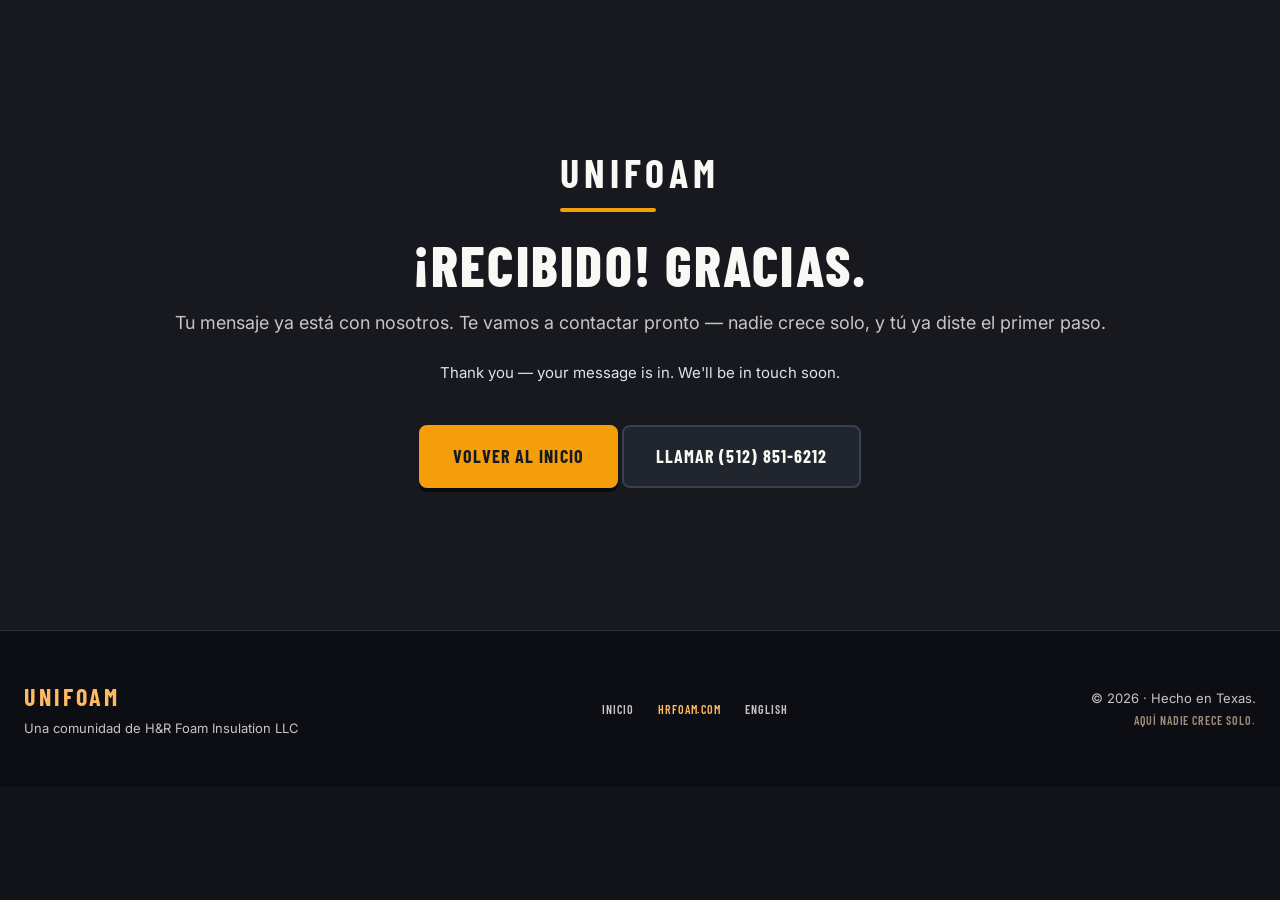
<file: gracias.html>
<!DOCTYPE html>
<html lang="es">
<head>
<meta charset="utf-8">
<meta name="viewport" content="width=device-width, initial-scale=1.0">
<title>¡Gracias! | UNIFOAM</title>
<meta name="robots" content="noindex">
<link rel="icon" href="data:image/svg+xml,%3Csvg xmlns='http://www.w3.org/2000/svg' viewBox='0 0 64 64'%3E%3Crect width='64' height='64' rx='8' fill='%2317191F'/%3E%3Ctext x='32' y='46' font-family='Arial Narrow,Arial,sans-serif' font-weight='800' font-size='40' fill='%23F59E0B' text-anchor='middle'%3EU%3C/text%3E%3C/svg%3E">
<link rel="preconnect" href="https://fonts.googleapis.com">
<link rel="preconnect" href="https://fonts.gstatic.com" crossorigin>
<link href="https://fonts.googleapis.com/css2?family=Barlow+Condensed:wght@600;700;800;900&family=Inter:wght@400;500;600&display=swap" rel="stylesheet">
<link rel="stylesheet" href="/styles.css">
</head>
<body>

<section class="band gracias">
  <div class="grid-bg"></div>
  <div class="wrap gracias-inner">
    <div class="wordmark">
      <h2>UNIFOAM</h2>
      <div class="under"></div>
    </div>
    <h1 class="display-lg">¡Recibido!<span class="amber"> Gracias.</span></h1>
    <p class="body-lg sub">Tu mensaje ya está con nosotros. Te vamos a contactar pronto — nadie crece solo, y tú ya diste el primer paso.</p>
    <p class="body-md" style="color:var(--muted)">Thank you — your message is in. We'll be in touch soon.</p>
    <div class="ctas" style="margin-top:2.5rem">
      <a class="btn btn-amber" href="/">Volver al inicio</a>
      <a class="btn btn-ghost" href="tel:+15128516212">Llamar (512) 851-6212</a>
    </div>
  </div>
</section>

<footer class="site">
  <div class="wrap inner">
    <div class="f-brand">
      <a class="word" href="/">UNIFOAM</a>
      <p class="f-sub">Una comunidad de H&amp;R Foam Insulation LLC</p>
    </div>
    <nav class="f-nav" aria-label="Footer">
      <a href="/">Inicio</a>
      <a href="https://hrfoam.com" rel="noopener noreferrer" target="_blank" class="ext">hrfoam.com</a>
      <a href="/en/" hreflang="en">English</a>
    </nav>
    <div class="f-copy">
      <p>© 2026 · Hecho en Texas.</p>
      <p class="motto">Aquí nadie crece solo.</p>
    </div>
  </div>
</footer>

</body>
</html>
</file>
<file: styles.css>
/* UNIFOAM — uni-foam.com v1
   Implemented from the Stitch design (project 2080725490364960630, screen 9dc9c529,
   2026-11-03). Tokens transcribed from the generated design system:
   graphite #17191F · base dark #111319 · tint band #1D1F26 · card dark #21252D
   borders #2B303C/#374151 · amber #F59E0B / light #ffb95f · off-white #FAF8F4
   Barlow Condensed (headlines, uppercase) · Inter (body) · round-8 · hard shadows */

:root {
  --graphite: #17191F;
  --base: #111319;
  --band-tint: #1D1F26;
  --card: #21252D;
  --border-dark: #2B303C;
  --border-light: #374151;
  --amber: #F59E0B;
  --amber-light: #ffb95f;
  --cream: #FAF8F4;
  --cream-border: #e4e2de;
  --ink: #33353b;
  --muted-dark: #c8c6c3;      /* muted text on dark */
  --muted-warm: #a08e7a;
  --on-amber: #472a00;
  --footer: #0c0e14;
  --font-head: 'Barlow Condensed', 'Arial Narrow', system-ui, sans-serif;
  --font-body: 'Inter', system-ui, -apple-system, sans-serif;
}

* { box-sizing: border-box; margin: 0; padding: 0; }

html { scroll-behavior: smooth; }

body {
  font-family: var(--font-body);
  background: var(--base);
  color: #e2e2ea;
  -webkit-font-smoothing: antialiased;
  line-height: 1.5;
}

img { max-width: 100%; display: block; }
a { color: inherit; }

::selection { background: var(--amber); color: var(--graphite); }

.wrap { max-width: 80rem; margin: 0 auto; padding: 0 1.5rem; }

/* ---------- type scale (from the design's fontSize tokens) ---------- */
.display-lg {
  font-family: var(--font-head); font-weight: 800; text-transform: uppercase;
  letter-spacing: .04em; line-height: 1.02;
  font-size: clamp(2.375rem, 6vw, 3.5rem);
}
.headline-xl {
  font-family: var(--font-head); font-weight: 700; text-transform: uppercase;
  letter-spacing: .03em; line-height: 1.08;
  font-size: clamp(1.875rem, 4.5vw, 2.5rem);
}
.headline-md {
  font-family: var(--font-head); font-weight: 700; text-transform: uppercase;
  letter-spacing: .02em; line-height: 1.1; font-size: 1.625rem;
}
.headline-sm {
  font-family: var(--font-head); font-weight: 700; text-transform: uppercase;
  letter-spacing: .02em; line-height: 1.2; font-size: 1.25rem;
}
.label-lg {
  font-family: var(--font-head); font-weight: 700; text-transform: uppercase;
  letter-spacing: .06em; font-size: 1.125rem;
}
.label-md {
  font-family: var(--font-head); font-weight: 600; text-transform: uppercase;
  letter-spacing: .06em; font-size: .9375rem;
}
.label-sm {
  font-family: var(--font-head); font-weight: 600; text-transform: uppercase;
  letter-spacing: .08em; font-size: .75rem;
}
.body-lg { font-size: 1.125rem; line-height: 1.55; color: var(--muted-dark); }
.body-md { font-size: .9375rem; line-height: 1.6; color: var(--muted-dark); }
.body-sm { font-size: .8125rem; line-height: 1.4; color: var(--muted-dark); }

.icon { width: 1.25em; height: 1.25em; stroke: currentColor; fill: none;
        stroke-width: 1.8; stroke-linecap: round; stroke-linejoin: round;
        vertical-align: -.2em; flex-shrink: 0; }

/* ---------- header ---------- */
header.site {
  position: sticky; top: 0; z-index: 50;
  background: var(--base);
  border-bottom: 1px solid var(--border-dark);
  box-shadow: 0 4px 0 0 rgba(0,0,0,.45);
}
.site .bar { display: flex; align-items: center; justify-content: space-between;
             height: 4.5rem; gap: 1rem; }
.brand { display: flex; align-items: center; gap: .75rem; text-decoration: none; }
.brand .word {
  font-family: var(--font-head); font-weight: 700; text-transform: uppercase;
  letter-spacing: .12em; font-size: 1.5rem; color: var(--amber-light);
}
nav.main { display: none; gap: 1.75rem; }
nav.main a {
  text-decoration: none; color: #e2e2ea; padding-bottom: .25rem;
  border-bottom: 2px solid transparent;
}
nav.main a:hover, nav.main a.active { color: var(--amber-light); }
nav.main a.cta-link { color: var(--amber-light); border-bottom-color: var(--amber); font-weight: 700; }
.header-actions { display: flex; align-items: center; gap: .75rem; }
.btn-phone {
  display: none; align-items: center; gap: .5rem; text-decoration: none;
  color: #e2e2ea; border: 1px solid var(--border-dark); border-radius: 8px;
  padding: .5rem .75rem;
}
.btn-phone:hover { color: var(--amber-light); }

/* ---------- buttons ---------- */
.btn {
  display: inline-flex; align-items: center; justify-content: center; gap: .6rem;
  font-family: var(--font-head); font-weight: 700; text-transform: uppercase;
  letter-spacing: .06em; border-radius: 8px; text-decoration: none;
  border: 2px solid var(--amber); cursor: pointer;
  transition: transform .1s ease, background-color .15s ease, border-color .15s ease;
}
.btn:active { transform: translateY(2px); }
.btn-amber {
  background: var(--amber); color: var(--graphite);
  padding: 1rem 2rem; font-size: 1.125rem;
  box-shadow: 0 4px 0 0 rgba(0,0,0,.6);
}
.btn-amber:hover { background: var(--amber-light); }
.btn-ghost {
  background: var(--card); color: var(--cream); border-color: var(--border-light);
  padding: 1rem 2rem; font-size: 1.125rem;
}
.btn-ghost:hover { border-color: var(--amber); }
.btn-sm {
  background: var(--amber); color: var(--graphite); border: 1px solid var(--amber);
  padding: .55rem 1rem; font-size: .9375rem; box-shadow: 0 2px 0 0 rgba(0,0,0,.5);
}

/* ---------- section scaffolding ---------- */
section.band { padding: 4rem 1.5rem; }
@media (min-width: 64rem) { section.band { padding: 6rem 1.5rem; } }
.band-dark  { background: var(--graphite); border-bottom: 1px solid var(--border-dark); }
.band-base  { background: var(--base); border-bottom: 1px solid var(--border-dark); }
.band-tint  { background: var(--band-tint); border-bottom: 1px solid var(--border-dark); }
.band-light { background: var(--cream); color: var(--graphite); border-bottom: 1px solid var(--cream-border); }
.band-amber { background: var(--amber); color: var(--graphite); border-bottom: 4px solid var(--graphite); }

.kicker {
  display: inline-flex; align-items: center; gap: .5rem;
  background: var(--card); border: 1px solid var(--border-light); border-radius: 8px;
  color: var(--amber); padding: .3rem .75rem; margin-bottom: 1rem;
}
.band-light .kicker { background: #fff; border-color: var(--cream-border); color: #613b00; }
.kicker-dot { width: .75rem; height: .75rem; background: var(--amber); border-radius: 2px; display: inline-block; }

/* ---------- hero ---------- */
#hero { position: relative; overflow: hidden; background: var(--graphite); }
#hero .grid-bg {
  position: absolute; inset: 0; opacity: .05; pointer-events: none;
  background-size: 32px 32px;
  background-image: linear-gradient(to right, var(--cream) 1px, transparent 1px),
                    linear-gradient(to bottom, var(--cream) 1px, transparent 1px);
}
#hero .inner { position: relative; z-index: 1;
  display: grid; gap: 2.5rem; align-items: center; }
@media (min-width: 64rem) {
  #hero .inner { grid-template-columns: 6fr 6fr; gap: 3rem; }
}
.wordmark { display: inline-block; margin-bottom: 1.5rem; }
.wordmark h2 {
  font-family: var(--font-head); font-weight: 700; text-transform: uppercase;
  letter-spacing: .12em; color: var(--cream); font-size: clamp(1.75rem, 4vw, 2.5rem);
}
.wordmark .under { width: 6rem; height: 4px; background: var(--amber);
                   border-radius: 9999px; margin-top: .375rem; }
#hero h1 { margin-bottom: 1rem; }
#hero h1 .amber { color: var(--amber); }
#hero .sub { margin-bottom: 2rem; max-width: 36rem; }
#hero .ctas { display: flex; flex-direction: column; gap: 1rem; }
@media (min-width: 40rem) { #hero .ctas { flex-direction: row; align-items: center; } }
.hero-stats {
  display: grid; grid-template-columns: repeat(3, 1fr); gap: 1rem;
  margin-top: 2.5rem; padding-top: 2rem; border-top: 1px solid var(--border-dark);
}
.hero-stats .num { font-family: var(--font-head); font-weight: 700;
  font-size: 1.625rem; text-transform: uppercase; }
.hero-stats .num.amber { color: var(--amber); }
.hero-stats .cap { color: var(--muted-dark); }

/* hero photo frame */
.photo-frame {
  position: relative; background: var(--card); padding: .75rem;
  border: 2px solid var(--border-dark); border-radius: 8px;
  box-shadow: 0 8px 0 0 rgba(0,0,0,.5);
}
.photo-frame .badge {
  position: absolute; top: -.7rem; right: -.7rem;
  display: flex; align-items: center; gap: .4rem;
  background: var(--amber); color: var(--graphite);
  font-family: var(--font-head); font-weight: 700; text-transform: uppercase;
  letter-spacing: .08em; font-size: .75rem;
  padding: .25rem .75rem; border: 1px solid var(--graphite); border-radius: 6px;
  box-shadow: 0 2px 4px rgba(0,0,0,.3);
}
.photo-frame .img-wrap {
  overflow: hidden; border: 1px solid var(--border-light); border-radius: 6px;
  background: var(--base); aspect-ratio: 4 / 3; position: relative;
}
.photo-frame img { width: 100%; height: 100%; object-fit: cover; filter: brightness(.95) contrast(1.05); }
.photo-frame .hud {
  position: absolute; bottom: .75rem; left: .75rem;
  background: rgba(23,25,31,.9); border: 1px solid var(--border-light);
  border-radius: 6px; padding: .5rem .75rem;
}
.photo-frame .hud .row { display: flex; align-items: center; gap: .5rem; }
.photo-frame .hud .dot { width: .6rem; height: .6rem; border-radius: 50%;
  background: var(--amber); animation: pulse 2s infinite; }
@keyframes pulse { 0%,100% { opacity: 1; } 50% { opacity: .35; } }
.photo-frame .caption {
  display: flex; justify-content: space-between; align-items: center; gap: .5rem;
  padding: .75rem .5rem 0; color: var(--muted-dark); flex-wrap: wrap;
}
.photo-frame .caption .right { color: var(--amber); font-weight: 700; }

/* ---------- cards ---------- */
.cards-3 { display: grid; gap: 1.5rem; }
@media (min-width: 48rem) { .cards-3 { grid-template-columns: repeat(3, 1fr); gap: 2rem; } }

.card-light {
  background: #fff; border: 2px solid rgba(43,48,60,.1); border-radius: 8px;
  padding: 2rem; box-shadow: 0 4px 0 0 rgba(23,25,31,.08);
  display: flex; flex-direction: column;
}
.card-light .bar-top { height: 6px; width: 3rem; background: var(--amber);
  border-radius: 9999px; margin-bottom: 1.5rem; }
.card-light .pillar { color: var(--muted-warm); }
.card-light h3 { color: var(--amber); margin: .25rem 0 1rem; }
.card-light p { color: var(--ink); font-size: .9375rem; line-height: 1.6; }
.card-light .foot {
  margin-top: 1.5rem; padding-top: 1.5rem; border-top: 1px solid var(--cream-border);
  display: flex; align-items: center; gap: .5rem; color: var(--graphite);
}
.card-light .foot .icon { color: var(--amber); }

.card-dark {
  background: var(--card); border: 2px solid var(--border-dark); border-radius: 8px;
  padding: 1.75rem; box-shadow: 0 4px 0 0 rgba(0,0,0,.4);
  display: flex; flex-direction: column; transition: border-color .15s ease;
}
.card-dark:hover { border-color: var(--amber); }
.card-dark .icon-box {
  width: 3.5rem; height: 3.5rem; border-radius: 8px;
  background: var(--graphite); border: 1px solid var(--border-light);
  display: flex; align-items: center; justify-content: center; color: var(--amber);
}
.card-dark .icon-box .icon { width: 2rem; height: 2rem; }
.card-dark .head-row { display: flex; align-items: center; justify-content: space-between;
  gap: 1rem; margin-bottom: 1.5rem; }
.card-dark .param {
  background: var(--graphite); border: 1px solid var(--border-dark); border-radius: 6px;
  padding: .25rem .6rem; color: var(--cream); white-space: nowrap;
}
.card-dark h3 { color: var(--cream); margin-bottom: .5rem; }
.card-dark .tagline { color: var(--amber); text-transform: uppercase; margin-bottom: 1rem; }
.card-dark p { color: var(--muted-dark); font-size: .9375rem; line-height: 1.6; }
.card-dark .foot {
  margin-top: 1.5rem; padding-top: 1rem; border-top: 1px solid var(--border-dark);
  display: flex; align-items: center; justify-content: space-between; gap: .5rem;
  color: var(--cream); flex-wrap: wrap;
}
.card-dark .foot .val { color: var(--amber); font-weight: 700; text-transform: uppercase; }

/* section header block */
.section-head { text-align: center; max-width: 48rem; margin: 0 auto 3.5rem; }
.section-head h2 { color: var(--cream); }
.section-head .lead { margin-top: .75rem; }

/* ---------- historia ---------- */
#la-historia .inner { display: grid; gap: 3rem; align-items: center; }
@media (min-width: 64rem) { #la-historia .inner { grid-template-columns: 7fr 5fr; gap: 3rem; } }
#la-historia .story p { margin-bottom: 1rem; }
.pull-quote {
  margin-top: 2rem; padding: 1.5rem; background: var(--card);
  border-left: 4px solid var(--amber); border-radius: 0 8px 8px 0;
}
.pull-quote blockquote {
  font-family: var(--font-head); font-style: italic; font-weight: 700;
  text-transform: uppercase; letter-spacing: .02em; color: var(--amber);
  font-size: 1.625rem; line-height: 1.15;
}
.pull-quote .attr { margin-top: .5rem; color: var(--cream); text-transform: uppercase;
  letter-spacing: .08em; font-size: .9375rem; font-family: var(--font-head); font-weight: 600; }
.stages {
  background: var(--card); border: 2px solid var(--border-dark); border-radius: 8px;
  padding: 1.5rem; box-shadow: 0 6px 0 0 rgba(0,0,0,.5);
}
.stages .head { display: flex; justify-content: space-between; align-items: center;
  gap: 1rem; border-bottom: 1px solid var(--border-light); padding-bottom: 1rem;
  margin-bottom: 1.5rem; color: var(--cream); }
.stages .head .icon { color: var(--amber); width: 1.5rem; height: 1.5rem; }
.stage { display: flex; gap: 1rem; align-items: flex-start; padding: .75rem 0; }
.stage .n {
  width: 2rem; height: 2rem; border-radius: 6px; flex-shrink: 0;
  background: var(--graphite); border: 1px solid var(--border-light); color: var(--amber);
  display: flex; align-items: center; justify-content: center;
  font-family: var(--font-head); font-weight: 700; font-size: .9375rem;
}
.stage h4 { color: var(--cream); }
.stage p { color: var(--muted-dark); font-size: .8125rem; }
.stage.final { background: var(--graphite); border: 1px solid rgba(245,158,11,.5);
  border-radius: 6px; padding: .75rem; }
.stage.final .n { background: var(--amber); color: var(--graphite); border: none; }
.stage.final h4 { color: var(--amber); }
.stage.final p { color: var(--cream); }

/* ---------- himno ---------- */
#el-himno .section-head .kicker { background: var(--graphite); border: none; color: var(--amber); }
#el-himno .sub-title { color: var(--on-amber); font-family: var(--font-head);
  font-weight: 700; text-transform: uppercase; margin-top: .25rem; }
.player-card {
  background: var(--graphite); color: var(--cream); padding: 1.5rem;
  border-radius: 12px; border: 4px solid var(--graphite);
  box-shadow: 0 8px 0 0 rgba(0,0,0,.35); margin-bottom: 2.5rem;
  max-width: 64rem; margin-left: auto; margin-right: auto;
}
@media (min-width: 40rem) { .player-card { padding: 2rem; } }
.player-top { display: flex; flex-direction: column; gap: 1.5rem; margin-bottom: 1.5rem; }
@media (min-width: 40rem) { .player-top { flex-direction: row; align-items: center; justify-content: space-between; } }
.player-id { display: flex; align-items: center; gap: 1rem; }
.player-id .play {
  width: 3.5rem; height: 3.5rem; border-radius: 50%; flex-shrink: 0;
  border: 2px solid var(--amber); color: var(--amber); background: transparent;
  display: flex; align-items: center; justify-content: center; cursor: pointer;
  transition: background-color .15s ease, color .15s ease;
}
.player-id .play:hover, .player-id .play.playing { background: var(--amber); color: var(--graphite); }
.player-id .play .icon { width: 1.75rem; height: 1.75rem; }
.player-meta .over { color: var(--amber); }
.player-meta h3 { color: var(--cream); margin: .15rem 0; }
.player-meta .under { color: var(--muted-dark); font-size: .8125rem; }
.player-chip { align-self: flex-start; background: var(--card); border: 1px solid var(--border-light);
  border-radius: 6px; padding: .3rem .75rem; color: var(--amber); }
.progress { width: 100%; height: .75rem; background: var(--border-dark); border-radius: 9999px;
  overflow: hidden; cursor: pointer; }
.progress .fill { height: 100%; width: 0%; background: var(--amber); border-radius: 9999px;
  position: relative; transition: width .2s linear; }
.progress .fill::after { content: ''; position: absolute; right: -2px; top: 50%;
  transform: translateY(-50%); width: .9rem; height: .9rem; border-radius: 50%;
  background: var(--cream); border: 2px solid var(--graphite); }
.times { display: flex; justify-content: space-between; margin-top: .5rem;
  color: var(--muted-dark); font-family: var(--font-head); text-transform: uppercase;
  letter-spacing: .08em; font-size: .75rem; font-weight: 600; }
.times .total { color: var(--amber); font-weight: 700; }
.lyrics-card {
  background: #fff3d6; border: 2px solid var(--on-amber); border-radius: 8px;
  padding: 2rem; max-width: 64rem; margin: 0 auto;
}
.lyrics-card h4 { display: flex; align-items: center; gap: .5rem; color: var(--on-amber);
  margin-bottom: 1rem; }
.lyrics-card .lyrics { font-style: italic; color: var(--graphite);
  font-size: 1.125rem; line-height: 1.7; }
.lyrics-card .lyrics p { margin-bottom: 1rem; }
.lyrics-card .lyrics .shout { font-style: normal; font-weight: 600; }

/* ---------- respaldo ---------- */
#respaldo .inner { display: grid; gap: 2.5rem; align-items: center; }
@media (min-width: 64rem) { #respaldo .inner { grid-template-columns: 7fr 5fr; gap: 3.5rem; } }
#respaldo h2 { color: var(--graphite); }
#respaldo .body-lg { color: var(--ink); }
#respaldo .lead-row { display: flex; align-items: center; gap: .5rem; margin-bottom: .75rem;
  color: #613b00; }
#respaldo .lead-row .icon { color: var(--amber); }
.fact-grid { display: grid; gap: 1rem; margin-top: 1.5rem; }
@media (min-width: 40rem) { .fact-grid { grid-template-columns: 1fr 1fr; } }
.fact { display: flex; align-items: center; gap: .75rem; background: #fff;
  border: 1px solid var(--cream-border); border-radius: 8px; padding: .75rem; }
.fact .icon { color: var(--amber); width: 1.5rem; height: 1.5rem; }
.fact .k { color: var(--graphite); }
.fact .v { color: #474744; font-size: .8125rem; }
.contact-card {
  background: var(--graphite); color: var(--cream); padding: 2rem;
  border-radius: 12px; border: 4px solid var(--border-dark);
  box-shadow: 0 8px 0 0 rgba(23,25,31,.25);
}
.contact-card .head { border-bottom: 1px solid var(--border-light); padding-bottom: 1rem;
  margin-bottom: 1.5rem; }
.contact-card .over { color: var(--amber); }
.contact-card h3 { color: var(--cream); margin-top: .25rem; }
.contact-card .desc { margin-bottom: 1.5rem; }
.phone-link {
  display: flex; align-items: center; gap: 1rem; background: var(--card);
  border: 2px solid var(--border-light); border-radius: 8px; padding: 1rem;
  text-decoration: none; margin-bottom: 1rem; transition: border-color .15s ease;
}
.phone-link:hover { border-color: var(--amber); }
.phone-link .ic { width: 3rem; height: 3rem; border-radius: 8px; background: var(--graphite);
  border: 1px solid var(--border-light); display: flex; align-items: center;
  justify-content: center; color: var(--amber); }
.phone-link .over { color: var(--muted-dark); }
.phone-link .num { color: var(--amber); font-family: var(--font-head); font-weight: 700;
  font-size: 1.625rem; line-height: 1.1; }
.web-link {
  display: flex; align-items: center; justify-content: space-between; gap: .5rem;
  background: var(--graphite); border: 1px solid var(--border-light); border-radius: 8px;
  padding: .9rem 1rem; text-decoration: none; color: var(--cream);
  transition: color .15s ease, border-color .15s ease;
}
.web-link:hover { color: var(--amber); border-color: var(--amber); }
.web-link .l { display: flex; align-items: center; gap: .5rem; }

/* ---------- form ---------- */
#unete .form-card {
  background: var(--card); border: 2px solid var(--border-dark); border-radius: 12px;
  padding: 1.5rem; box-shadow: 0 8px 0 0 rgba(0,0,0,.5); max-width: 56rem; margin: 0 auto;
}
@media (min-width: 40rem) { #unete .form-card { padding: 2.5rem; } }
#unete form { display: grid; gap: 1.5rem; }
.field-grid { display: grid; gap: 1.5rem; }
@media (min-width: 40rem) { .field-grid { grid-template-columns: 1fr 1fr; } }
.field label { display: block; color: var(--cream); margin-bottom: .5rem; }
.field input, .field select, .field textarea {
  width: 100%; background: var(--graphite); border: 2px solid var(--border-dark);
  border-radius: 8px; padding: .8rem 1rem; color: var(--cream);
  font-family: var(--font-body); font-size: .9375rem;
}
.field input::placeholder, .field textarea::placeholder { color: #534434; }
.field input:focus, .field select:focus, .field textarea:focus {
  outline: none; border-color: var(--amber);
}
.field .hp { position: absolute; left: -9999px; opacity: 0; height: 0; overflow: hidden; }
.btn-submit { width: 100%; }
.form-note { text-align: center; color: var(--muted-warm); }
.form-status { text-align: center; font-family: var(--font-head); text-transform: uppercase;
  letter-spacing: .06em; }
.form-status.ok { color: var(--amber); }
.form-status.err { color: #ffb4ab; }

/* ---------- footer ---------- */
footer.site { background: var(--footer); border-top: 1px solid var(--border-dark); }
footer .inner { padding: 3rem 1.5rem; display: flex; flex-direction: column;
  gap: 1.5rem; align-items: center; justify-content: space-between; }
@media (min-width: 48rem) { footer .inner { flex-direction: row; } }
footer .f-brand { display: flex; flex-direction: column; align-items: center; }
@media (min-width: 48rem) { footer .f-brand { align-items: flex-start; } }
footer .word { font-family: var(--font-head); font-weight: 700; text-transform: uppercase;
  letter-spacing: .12em; font-size: 1.5rem; color: var(--amber-light); text-decoration: none; }
footer .f-sub { color: var(--muted-dark); font-size: .8125rem; margin-top: .25rem; }
footer nav.f-nav { display: flex; flex-wrap: wrap; gap: 1.5rem; justify-content: center;
  align-items: center; }
footer nav.f-nav a { color: var(--muted-dark); text-decoration: none;
  font-family: var(--font-head); text-transform: uppercase; letter-spacing: .08em;
  font-size: .75rem; font-weight: 600; }
footer nav.f-nav a:hover { color: var(--amber-light); }
footer nav.f-nav a.ext { color: var(--amber-light); }
footer .f-copy { text-align: center; color: var(--muted-dark); font-size: .8125rem; }
@media (min-width: 48rem) { footer .f-copy { text-align: right; } }
footer .f-copy .motto { color: var(--muted-warm); text-transform: uppercase;
  letter-spacing: .08em; font-family: var(--font-head); font-weight: 600;
  font-size: .75rem; margin-top: .125rem; }

/* ---------- gracias ---------- */
.gracias { min-height: 70vh; display: flex; align-items: center; justify-content: center;
  text-align: center; background: var(--graphite); }
.gracias .card { background: var(--card); border: 2px solid var(--border-dark);
  border-radius: 12px; padding: 3rem 2rem; max-width: 32rem;
  box-shadow: 0 8px 0 0 rgba(0,0,0,.5); }
.gracias h1 { color: var(--cream); margin-bottom: 1rem; }
.gracias p { margin-bottom: 1.5rem; }

/* ---------- desktop nav breakpoint ---------- */
@media (min-width: 64rem) {
  nav.main { display: flex; }
  .btn-phone { display: inline-flex; }
}

/* focus visibility */
a:focus-visible, button:focus-visible, input:focus-visible, select:focus-visible, textarea:focus-visible {
  outline: 2px solid var(--amber); outline-offset: 2px;
}
</file>
